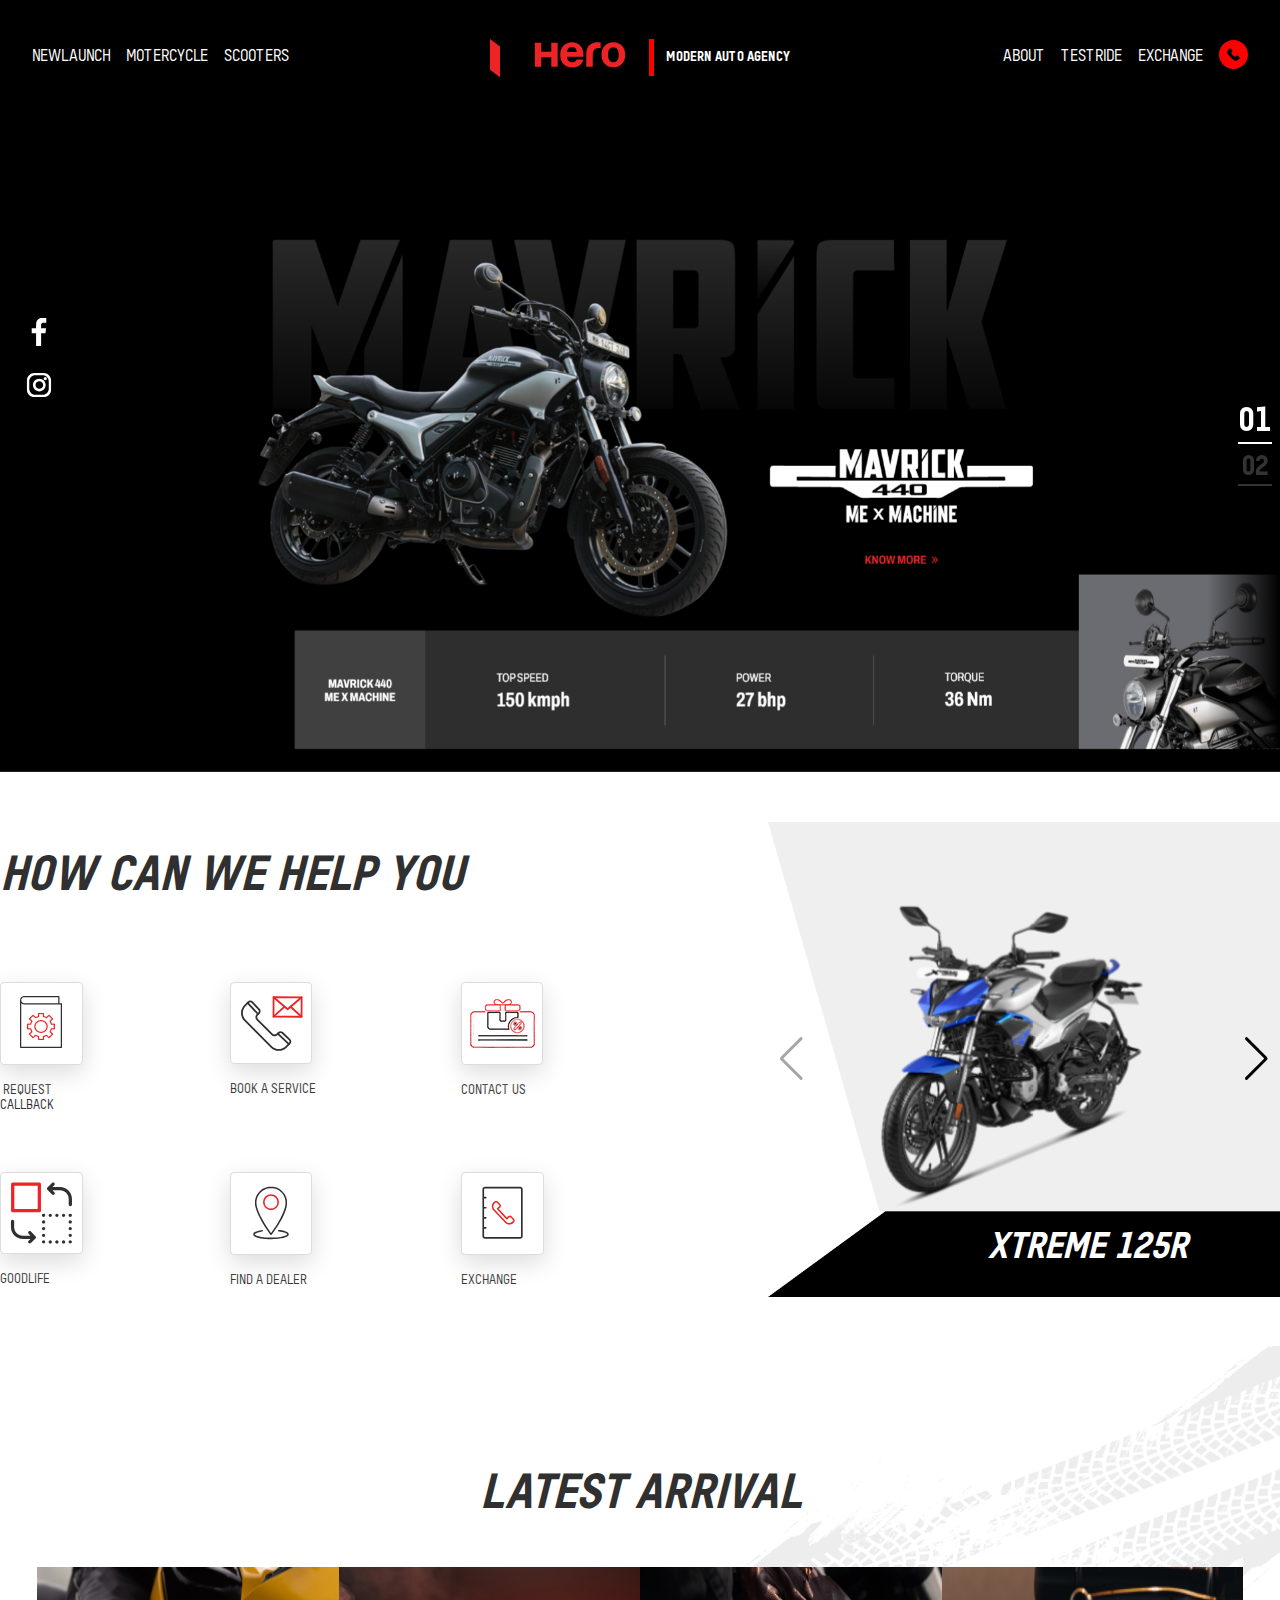
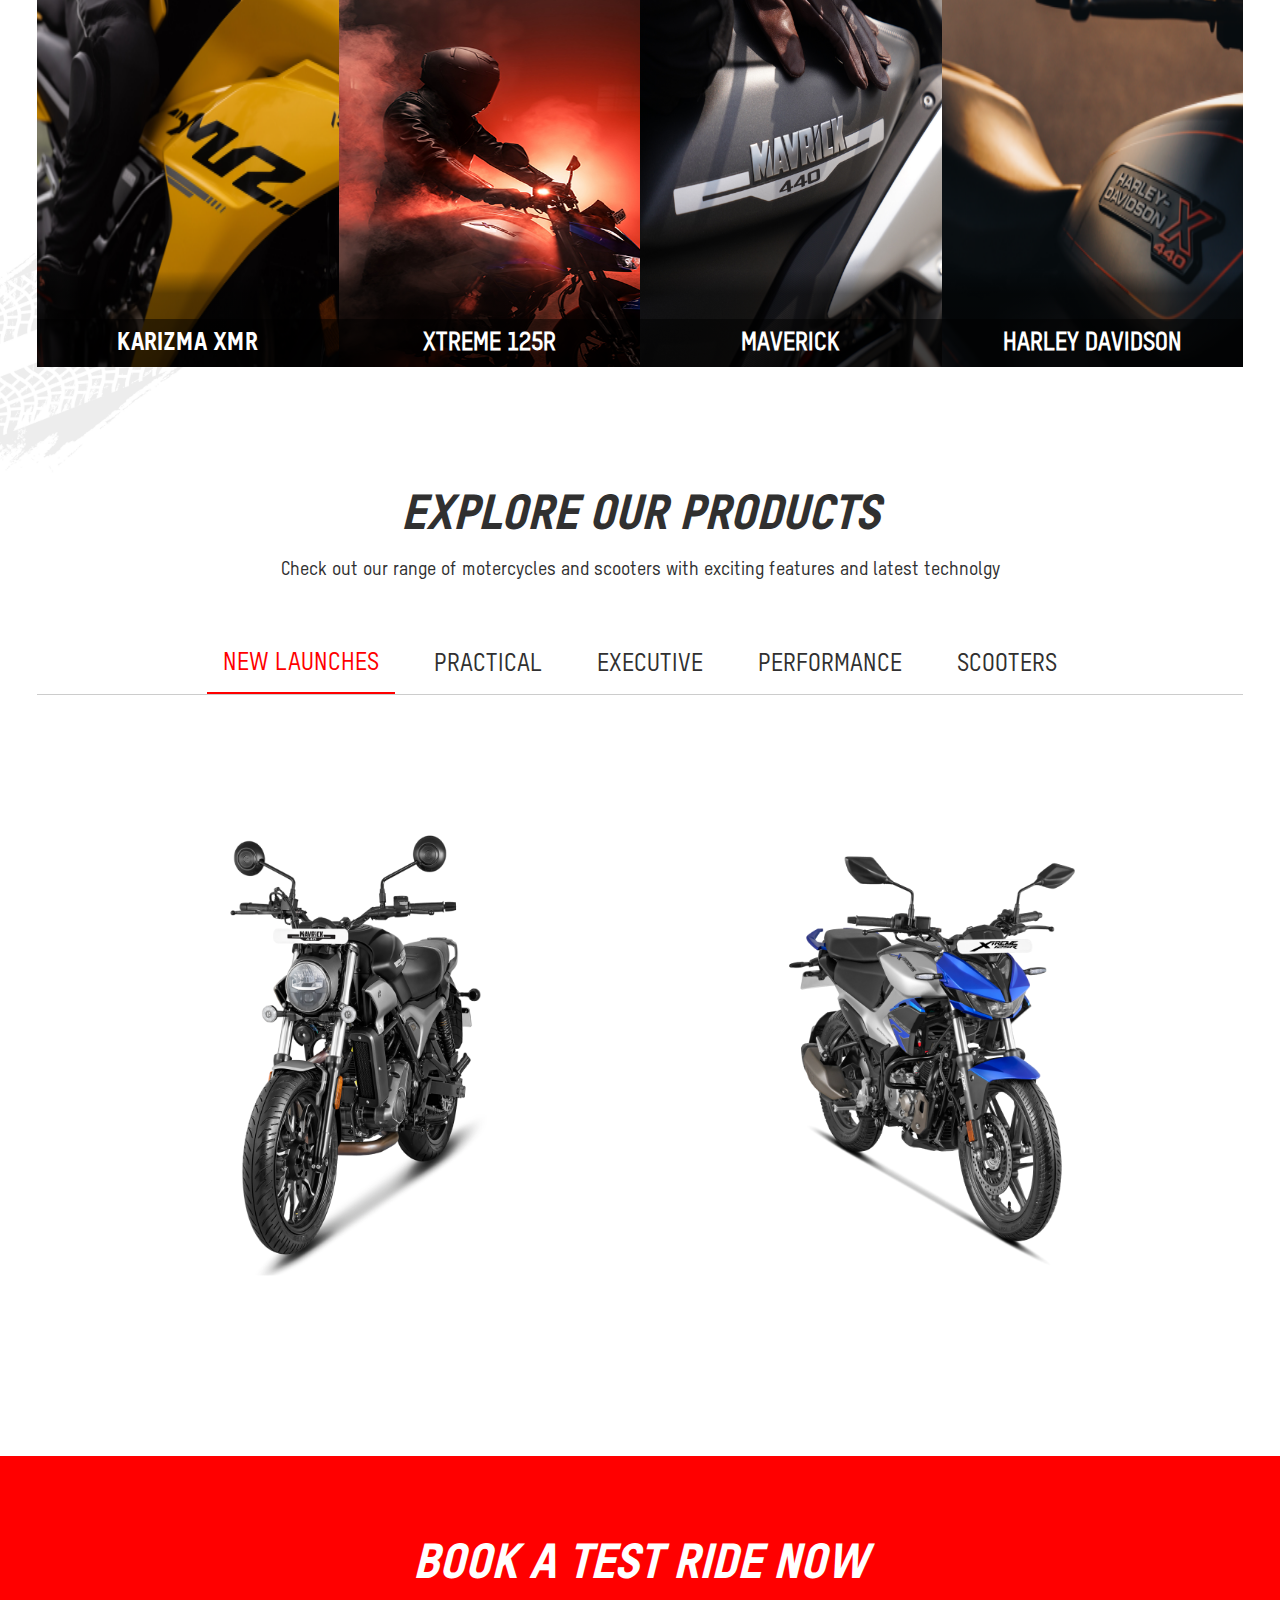
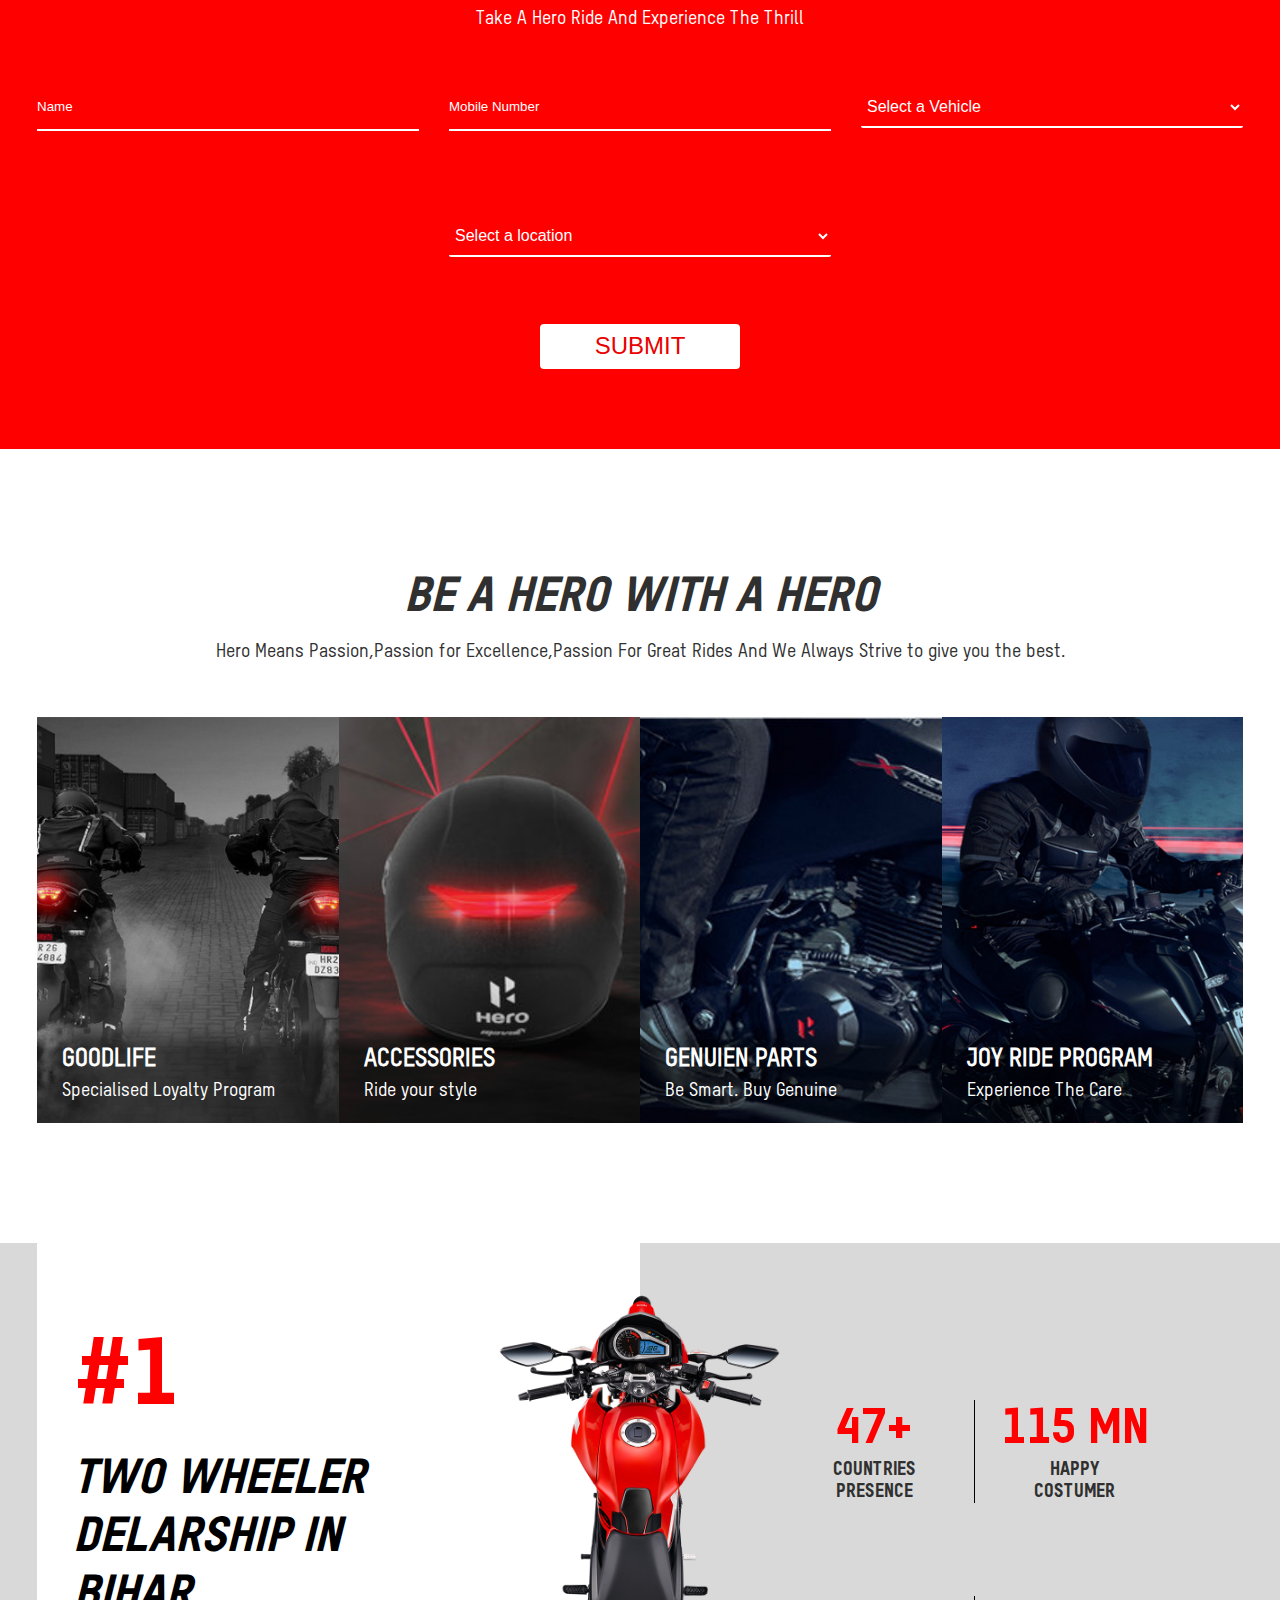
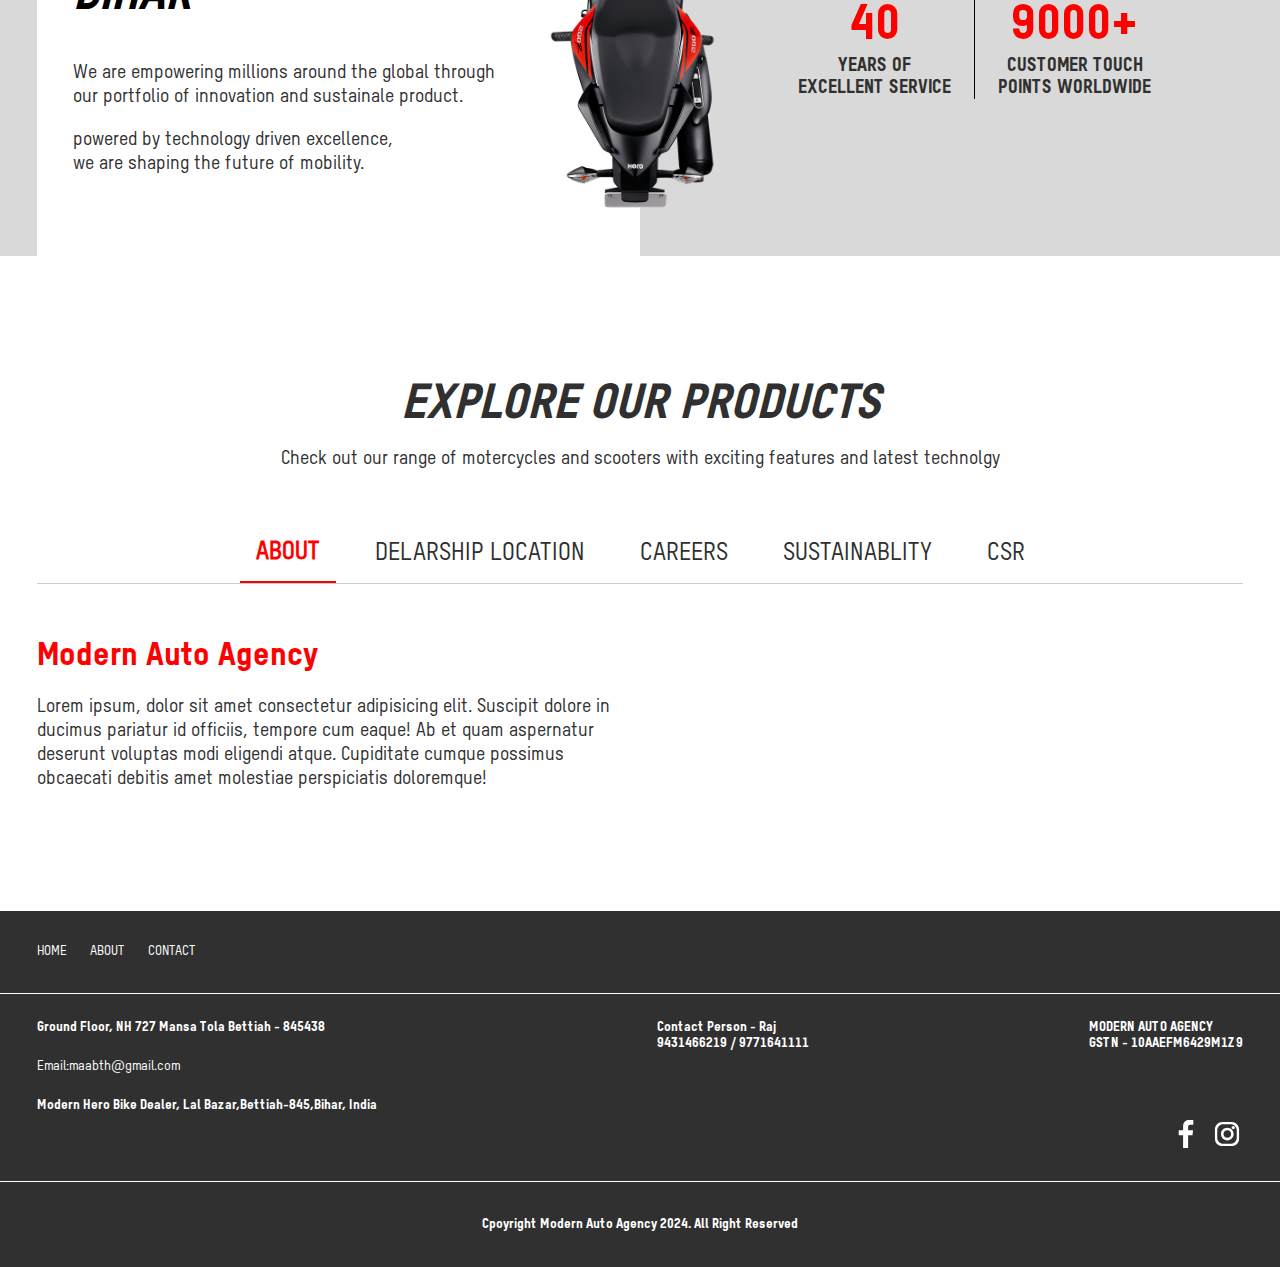
<file: index.html>
<!DOCTYPE html>
<html lang="en">

<head>
    <meta charset="UTF-8">
    <meta name="viewport" content="width=device-width, initial-scale=1.0">
    <link rel="stylesheet" href="https://cdnjs.cloudflare.com/ajax/libs/font-awesome/4.7.0/css/font-awesome.min.css">
    <link rel="canonical" href="https://maahero.com/index.html">
    <link rel="stylesheet" href="style.css">
    <link rel="stylesheet" href="https://cdn.jsdelivr.net/npm/swiper@11/swiper-bundle.min.css" />
    <link rel="shortcut icon" href="/Images/logo.svg" type="image/x-icon">
    <title>My Hero</title>

</head>

<body>

    <header>

        <div class="scriptlay">

            <a href="javascript:void(0);" class="icon" onclick="myFunction()">
                <i class="fa fa-bars"></i>
            </a>

            <div id="overlay"></div>
            <div class="headmiddle">
                <div class="headlogomob"><a href="https://maahero.com/index.html"><img src="/Images/logo.svg" alt="logo"><span>Modern Auto Agency</span></a></div>
            </div>
        </div>

        <div class="tophead">
            <div class="headfirst">
                <a href="#defaultOpen">NEWLAUNCH</a>
                <a href="#perfor"  onclick="document.getElementById('perfor').click();">MOTERCYCLE</a>
                <a href="#scoote" onclick="document.getElementById('scoote').click();">SCOOTERS</a>
            </div>
            <div class="headmiddle">
                <a href="https://maahero.com/index.html">
                    <div class="headlogo"><img src="/Images/logo.svg" alt="llogo"></div>
                    <div class="headtext"><span>MODERN AUTO AGENCY</span></div>
                </a>
            </div>
            <div class="headlast">
                <a href="https://maahero.com/pages/about.html">ABOUT</a>
                <a href="#test">TESTRIDE</a>
                <a href="https://maahero.com/pages/contact.html">EXCHANGE</a>
                <a class="headphone" href="tel:+91 9431466219">
                    <svg fill="red" version="1.1" id="Capa_1" xmlns="http://www.w3.org/2000/svg"
                        xmlns:xlink="http://www.w3.org/1999/xlink" viewBox="0 0 342.514 342.514" xml:space="preserve"
                        transform="rotate(270)matrix(1, 0, 0, 1, 0, 0)">
                        <g id="SVGRepo_bgCarrier" stroke-width="0"></g>
                        <g id="SVGRepo_tracerCarrier" stroke-linecap="round" stroke-linejoin="round"></g>
                        <g id="SVGRepo_iconCarrier">
                            <g>
                                <path
                                    d="M171.254,0C76.826,0,0,76.825,0,171.26c0,94.434,76.819,171.254,171.254,171.254c94.434,0,171.26-76.82,171.26-171.254 C342.514,76.825,265.682,0,171.254,0z M241.225,137.474l-18.76,18.777c-4.383,4.377-11.444,4.377-15.816,0l-6.737-6.731 c-0.606-0.609-1.351-0.937-2.132-1.147c-6.209-4.603-14.994-4.155-20.614,1.459l-27.322,27.322 c-5.632,5.62-6.083,14.417-1.465,20.614c0.21,0.781,0.544,1.52,1.138,2.132l6.752,6.737c4.359,4.371,4.371,11.445,0,15.805 l-18.771,18.783c-4.387,4.371-11.445,4.371-15.817,0l-13.478-13.487c-16.727-16.705-16.714-43.907,0-60.621l58.925-58.919 c16.715-16.708,43.91-16.708,60.622,0l13.475,13.472C245.596,126.046,245.596,133.111,241.225,137.474z">
                                </path>
                            </g>
                        </g>
                    </svg>
                </a>
            </div>
        </div>
    </header>


    <!-- foltingmediaicons -->
    <section id="floatingwidget" class="">
        <div class="floatwid">
            <!-- <span>
                <svg xmlns="http://www.w3.org/2000/svg" width="32" height="32" viewBox="0 0 32 32" fill="none">
                    <path
                        d="M11.8712 25.0361C20.2759 25.0361 24.8786 18.0685 24.8786 12.0287C24.8786 11.8286 24.8786 11.6285 24.8604 11.4466C25.7518 10.8099 26.534 9.99122 27.1344 9.08161C26.3157 9.44545 25.4243 9.68195 24.5147 9.80929C25.4607 9.24534 26.1884 8.35392 26.534 7.28058C25.6426 7.80816 24.6784 8.19019 23.6233 8.39031C22.7865 7.49889 21.604 6.95312 20.2941 6.95312C17.7654 6.95312 15.7279 9.00884 15.7279 11.5194C15.7279 11.8832 15.7643 12.2289 15.8371 12.5563C12.0349 12.3562 8.66935 10.537 6.41352 7.77177C6.01329 8.44488 5.79499 9.22714 5.79499 10.064C5.79499 11.6467 6.59544 13.0475 7.83251 13.8661C7.08663 13.848 6.37714 13.6296 5.7586 13.3022C5.7586 13.3204 5.7586 13.3386 5.7586 13.3568C5.7586 15.5762 7.34132 17.4136 9.43342 17.832C9.05138 17.9412 8.65115 17.9958 8.23274 17.9958C7.94166 17.9958 7.65059 17.9594 7.3777 17.9048C7.95985 19.724 9.65172 21.052 11.6529 21.0884C10.0701 22.3255 8.10539 23.0532 5.95872 23.0532C5.59487 23.0532 5.23103 23.035 4.86719 22.9804C6.88652 24.2902 9.28788 25.0361 11.8712 25.0361Z"
                        fill="white" />
                </svg>
            </span> -->
            <span>
                <svg xmlns="http://www.w3.org/2000/svg" width="32" height="32" viewBox="0 0 32 32" fill="none">
                    <path
                        d="M20.3435 6.73557H23.2907V2.07838H19.6159H18.8518C18.8518 2.07838 16.0684 2.00561 14.3037 4.31602C14.3037 4.31602 13.1031 5.46212 13.0849 8.79129V12.266H8.71875V17.1961H13.0849V29.9306H18.1241V17.1961H22.472L23.0724 12.266H18.1241V8.79129C18.1423 8.40925 18.306 6.69919 20.3435 6.73557Z"
                        fill="white" />
                </svg>
            </span>
            <span>
                <svg xmlns="http://www.w3.org/2000/svg" width="32" height="32" viewBox="0 0 32 32" fill="none">
                    <path
                        d="M20.6301 3.92969H11.3703C7.25885 3.92969 3.92969 7.25885 3.92969 11.3703V20.6301C3.92969 24.7415 7.25885 28.0707 11.3703 28.0707H20.6301C24.7415 28.0707 28.0707 24.7415 28.0707 20.6301V11.3703C28.0707 7.25885 24.7415 3.92969 20.6301 3.92969ZM25.7603 19.7387C25.7603 23.0496 23.0678 25.7421 19.7569 25.7421H12.2617C8.95072 25.7421 6.25828 23.0496 6.25828 19.7387V12.2617C6.25828 8.95072 8.95072 6.25828 12.2617 6.25828H19.7387C23.0496 6.25828 25.7421 8.95072 25.7421 12.2617V19.7387H25.7603Z"
                        fill="white" />
                    <path
                        d="M16.3204 9.67969C12.8093 9.67969 9.95312 12.5177 9.95312 16.0287C9.95312 19.5398 12.7911 22.3778 16.3204 22.3778C19.8315 22.3778 22.6694 19.5216 22.6694 16.0287C22.6876 12.5359 19.8315 9.67969 16.3204 9.67969ZM16.3204 19.8673C14.2101 19.8673 12.5 18.1572 12.5 16.0469C12.5 13.9367 14.2101 12.2266 16.3204 12.2266C18.4307 12.2266 20.1407 13.9367 20.1407 16.0469C20.1589 18.1572 18.4307 19.8673 16.3204 19.8673Z"
                        fill="white" />
                    <path
                        d="M23.871 9.58785C23.871 10.4793 23.1433 11.207 22.2519 11.207C21.3605 11.207 20.6328 10.4793 20.6328 9.58785C20.6328 8.69644 21.3605 7.96875 22.2519 7.96875C23.1433 7.96875 23.871 8.69644 23.871 9.58785Z"
                        fill="white" />
                </svg>
            </span>
        </div>
    </section>

    <!-- hero -->

    <div class="firsthero">
        <div class="swiper myheroSwiper">
            <div class="swiper-wrapper">
                <div class="swiper-slide">
                    <div class="hero">
                        <img src="/Images/banner 1.png" alt="">
                    </div>
                </div>
                <div class="swiper-slide">
                    <div class="hero">
                        <img src="/Images/banner 2.png" alt="">
                    </div>
                </div>
            </div>
            <!-- <div class="swiper-button-next"></div>
            <div class="swiper-button-prev"></div> -->
            <div class="swiper-pagination"></div>
        </div>
        <div class="motoinfo">
            <div class="motostyle">

                <div class="machinename MS">
                    <h4>MAVRIK440<BR>ME X MACHINE</h4>
                </div>
                <div class="machine MS ts">
                    <H4>TOP SPEED<br> <SPAN>150KMPH</SPAN></H4>
                </div>
                <div class="machine MS pow">
                    <H4>POWER<br> <SPAN>27BHP</SPAN></H4>
                </div>
                <div class="machine MS tqn">
                    <H4>TORQUE<br> <SPAN>36Nm</SPAN></H4>
                </div>
            </div>
            <div class="machine_img"><img src="/Images/sound-image-desktop-001.png" alt=""></div>

        </div>
    </div>

    <!-- how can we help you -->
    <div class="helpyou page-width">

        <div class="helpleft">
            <h2 class="helphdng">HOW CAN WE HELP YOU</h2>
            <div class="help-main-box quick-link-size6" id="quicklink">

                <div class="pta">
                    <a class="help-box" aa-data-attr="track_cta" href="#" data-toggle="modal"
                        data-target="#requestCallBack" style="" tabindex="0" aria-hidden="true">
                        <div class="help-icon-box">
                            <img loading="lazy" src="/Images/service resized image.png" alt="request callback">
                        </div>
                        <p class="help-icon-label h4-bold-heading-std">REQUEST <br>CALLBACK</p>
                    </a>
                </div>


                <div class="pta">

                    <a class="help-box" aa-data-attr="track_cta" href="#test" target="_self" style="" tabindex="-1"
                        aria-hidden="true">
                        <div class="help-icon-box">
                            <img loading="lazy" src="/Images/contact-us-icon.svg" alt="book-service">
                        </div>
                        <p class="help-icon-label h4-bold-heading-std">BOOK A SERVICE</p>
                    </a>
                </div>

                <div class="pta">

                    <a class="help-box" aa-data-attr="track_cta" href="https://maahero.com/pages/contact.html" target="_self" style="" tabindex="-1"
                        aria-hidden="true">
                        <div class="help-icon-box">
                            <img loading="lazy" src="/Images/goodlife icon revised.png" alt="contact us">
                        </div>
                        <p class="help-icon-label h4-bold-heading-std">CONTACT US</p>
                    </a>
                </div>

                <div class="pta">

                    <a class="help-box" aa-data-attr="track_cta" href="https://maahero.com/pages/contact.html" target="_self" style="" tabindex="-1"
                        aria-hidden="true">
                        <div class="help-icon-box">
                            <img loading="lazy" src="/Images/exchange_icon.svg" alt="good life">
                        </div>
                        <p class="help-icon-label h4-bold-heading-std">GOODLIFE</p>
                    </a>
                </div>

                <div class="pta">

                    <a class="help-box" aa-data-attr="track_cta" href="#aboutsec" target="_blank" style="" tabindex="-1"
                        aria-hidden="true">
                        <div class="help-icon-box">
                            <img loading="lazy" src="/Images/tab-delear-icon.svg" alt="find a dealer">
                        </div>
                        <p class="help-icon-label h4-bold-heading-std">FIND A DEALER</p>
                    </a>
                </div>

                <div class="pta">

                    <a class="help-box" aa-data-attr="track_cta" href="https://maahero.com/pages/contact.html" target="_self" style="" tabindex="-1"
                        aria-hidden="true">
                        <div class="help-icon-box">
                            <img loading="lazy" src="/Images/tab-request-callback-icon.svg">
                        </div>
                        <p class="help-icon-label h4-bold-heading-std">EXCHANGE</p>
                    </a>
                </div>

            </div>
        </div>
        <h2 class="rpos">XTREME 125R</h2>
        <div class="helpright">
            <div class="swiper mySwiper">
                <div class="swiper-wrapper">
                    <div class="swiper-slide">
                        <img src="/Images/xreme front.png" alt="">
                    </div>
                    <div class="swiper-slide">
                        <img src="/Images/xtreme.png" alt="">
                    </div>
                    <div class="swiper-slide">
                        <img src="/Images/xtreme.png" alt="">
                    </div>
                </div>
                <div class="swiper-button-next"></div>
                <div class="swiper-button-prev"></div>
            </div>
        </div>
    </div>

    <!-- NEW LAUNCHES -->
    <div id="launchsec" class="newlaunches  spacetopbottom">
        <h2>LATEST ARRIVAL</h2>
        <div class="launchimgttl d-flex page-width">

            <div class="dual_image">
                <div class="image col-md-12 col-xl-5">
                    <div class="image-container">
                        <img src="/Images/deskfront.png" alt="KARIZMA XMR" class="image">
                        <img src="/Images/karizma hover.jpg" alt="KARIZMA XMR" class="image hover-image">
                        <span  class="img-text" >
                            <h4 class="h3-bold-heading-std">KARIZMA XMR</h4>
                        </span>
                    </div>

                    <div class="image-container">
                        <img src="/Images/Xtreme125r-onhoverweb.jpg" alt="XTREME 125R" class="image">
                        <img src="/Images/xtreme hover.jpg" alt="XTREME 125R" class="image hover-image">
                        <a href="/" target="_self" class="img-text" aa-data-attr="track_cta">
                            <h4 class="h3-bold-heading-std">XTREME 125R</h4>
                        </a>
                    </div>

                    <div class="image-container">
                        <img src="/Images/Maverick_web_1.png" alt="MAVERICK" class="image">
                        <img src="/Images/mavrick hover.jpg" alt="MAVERICK" class="image hover-image">
                        <a href="#" target="_self" class="img-text" aa-data-attr="track_cta">
                            <h4 class="h3-bold-heading-std">MAVERICK</h4>
                        </a>
                    </div>

                    <div class="image-container">
                        <img src="/Images/01-Harley_Davidson_thumbnail.png" alt="MAVERICK" class="image">
                        <img src="/Images/harley hover.jpg" alt="MAVERICK" class="image hover-image">
                        <a href="#" target="_self" class="img-text" aa-data-attr="track_cta">
                            <h4 class="h3-bold-heading-std">HARLEY DAVIDSON</h4>
                        </a>
                    </div>
                </div>
            </div>

        </div>
    </div>

    <!-- EXPLORE PRODUCTS -->
    <div class="tabtexthero page-width spacetopbottom">
        <h2>EXPLORE OUR PRODUCTS</h2>
        <P>Check out our range of motercycles and scooters with exciting features and latest technolgy</P>
        <div class="tabhero">

            <div class="tab">
                <button  class="tablinks" onclick="openCity(event, 'newlaunches')" id="defaultOpen">NEW LAUNCHES</button>
                <button id="prac" class="tablinks" onclick="openCity(event, 'practical')">PRACTICAL</button>
                <button id="execut" class="tablinks" onclick="openCity(event, 'executive')">EXECUTIVE</button>
                <button id="perfor" class="tablinks" onclick="openCity(event, 'performance')">PERFORMANCE</button>
                <button id="scoote" class="tablinks" onclick="openCity(event, 'scooters')">SCOOTERS</button>
            </div>

            <div id="newlaunches" class="tabcontent">
                <div class="biketab">
                    <div class="herobikeimg"><img src="/Images/New_Launches_Maverick_web.png" alt="bike_images"
                            loading="lazy">
                        <p>Maverick</p>
                    </div>
                    <div class="herobikeimg scootransl"><img src="/Images/newlaunches_Xtreme-125R-Blue_web.png" alt="bike_images"
                            loading="lazy">
                        <p>Xtreme-125R</p>
                    </div>
                </div>
            </div>

            <div id="practical" class="tabcontent">
                <div class="biketab">
                    <div class="herobikeimg"><img src="/Images/newlaunches_HF-100-1 (1).png" alt="bike_images"
                            loading="lazy">
                        <p>SPLENDOR+</p>
                    </div>
                    <div class="herobikeimg"><img src="/Images/newlaunches_HF-Deluxe (1).png" alt="bike_images"
                            loading="lazy">
                        <p>SPLENDOR+ XTEC</p>
                    </div>

                    <div class="herobikeimg"><img src="/Images/newlaunches_splendor-plus-xtec-2-explore-web.png"
                            alt="bike_images" loading="lazy">
                        <p>SPLENDOR+ XTEC 2.0</p>
                    </div>


                    <div class="herobikeimg scootransl"><img src="/Images/new-launch-Splendor+ (1).png" alt="bike_images"
                            loading="lazy">
                        <p>HF DELUXE</p>
                    </div>
                    <div class="herobikeimg scootransl"><img src="/Images/newlaunch_splendor-Xtec (1).png" alt="bike_images"
                            loading="lazy">
                        <p>HF 100</p>
                    </div>
                </div>
            </div>

            <div id="executive" class="tabcontent">
                <div class="biketab">
                    <div class="herobikeimg scootransl"><img src="/Images/executive_glamour-new-website.png" alt="bike_images"
                            loading="lazy">
                        <p>GLAMOUR</p>
                    </div>
                    <div class="herobikeimg scootransl"><img src="/Images/executive_passion-xtec-web.png" alt="bike_images"
                            loading="lazy">
                        <p>PASSION XTEC</p>
                    </div>
                    <div class="herobikeimg scootransl"><img src="/Images/executive_super_splendor_xtec_desktop.png"
                            alt="bike_images" loading="lazy">
                        <p>SUPER SPLENDOR XTEC</p>
                    </div>
                    <div class="herobikeimg"><img src="/Images/executive_404 -  190-179 px.png" alt="bike_images"
                            loading="lazy">
                        <p>PASSION+</p>
                    </div>
                    <div class="herobikeimg"><img src="/Images/executive_passion_plus_desktop.png" alt="bike_images"
                            loading="lazy">
                        <p>SUPER SPLENDOR</p>
                    </div>
                    <div class="herobikeimg"><img src="/Images/executive_Updated-Glamour XTec (1).png" alt="bike_images"
                            loading="lazy">
                        <p>GLAMOUR XTEC</p>
                    </div>
                </div>
            </div>

            <div id="performance" class="tabcontent">
                <div class="biketab">
                    <div class="herobikeimg"><img src="/Images/performance_Xtreme 160R.png" alt="bike_images"
                            loading="lazy">
                        <p>XTREME 160R 4V</p>
                    </div>
                    <div class="herobikeimg"><img src="/Images/Xtreme160R4V_Performance_Desktop (1).png"
                            alt="bike_images" loading="lazy">
                        <p>XTREME 160R</p>
                    </div>
                    <div class="herobikeimg"><img src="/Images/performnce_Xtreme-200-SExploreourproductWeb.png"
                            alt="bike_images" loading="lazy">
                        <p>XTREME 200S 4V</p>
                    </div>
                    <div class="herobikeimg scootransl"><img src="/Images/Xtreme-125R-ExploreourproductWebPerformance.png"
                            alt="bike_images" loading="lazy">
                        <p>XTREME 125R</p>
                    </div>
                    <div class="herobikeimg scootransl"><img src="/Images/home_page_performance_1.png" alt="bike_images"
                            loading="lazy">
                        <p>XPULSE 200 4V</p>
                    </div>
                    <div class="herobikeimg scootransl"><img src="/Images/home_page_performance_desktop.png" alt="bike_images"
                            loading="lazy">
                        <p>XPULSE 200T 4V</p>
                    </div>
                </div>
            </div>

            <div id="scooters" class="tabcontent">
                <div class="biketab">
                    <div class="herobikeimg scootransl"><img src="/Images/scooter-destini-prime-web.png" alt="bike_images"
                            loading="lazy">
                        <p>DESTINI PRIME</p>
                    </div>
                    <div class="herobikeimg"><img src="/Images/scooter_desktop-explore-products-destini-1.png"
                            alt="bike_images" loading="lazy">
                        <p>PLEASURE+ XTEC 18</p>
                    </div>
                    <div class="herobikeimg"><img src="/Images/scooter_Xoom_-_332-311-px.png" alt="bike_images"
                            loading="lazy">
                        <p>XOOM</p>
                    </div>
                    <div class="herobikeimg scootransl"><img src="/Images/p18-scooters-section.png" alt="bike_images"
                            loading="lazy">
                        <P>DESTINI 125 XTECH</P>
                    </div>
                </div>
            </div>

        </div>
    </div>

    <!-- form -->

    <div class="herofield" id="test">
        <div class="contactform page-width inrspc">
            <h2>BOOK A TEST RIDE NOW</h2>
            <p>Take A Hero Ride And Experience The Thrill</p>
            <div class="container">
                <form action="#">
                    <div class="user__details">
                        <div class="input__box">
                            <!-- <span class="details">Full Name</span> -->
                            <input type="text" placeholder="Name" required>
                        </div>
                        <div class="input__box">
                            <!-- <span class="details">Phone Number</span> -->
                            <input type="tel" placeholder="Mobile Number" required>
                        </div>

                        <div class="input__box">
                            <!-- <span class="details">Full Name</span> -->
                            <select class="Vehicle-dropdwown" aria-label="Select Vehicle" required>
                                <option value="" disabled selected>Select a Vehicle</option>
                                <option value="Vehicle1">Xtreme 125R</option>
                                <option value="Vehicle2">Xtreme 160R</option>
                                <option value="Vehicle">
                                    XPulse 200T 4V
                                </option>
                                <option value="Vehicle">
                                    Xtreme 160R 4V

                                </option>
                                <option value="Vehicle">
                                    Xtreme 200S 4v

                                </option>
                                <option value="Vehicle">
                                    Xtreme 200S

                                </option>
                                <option value="Vehicle">
                                    XPulse 200 4V

                                </option>
                                <option value="Vehicle">
                                    Glamour XTEC

                                </option>
                                <option value="Vehicle">
                                    Passion XTEC

                                </option>
                                <option value="Vehicle">
                                    Super Splendor

                                </option>
                                <option value="Vehicle">
                                    Glamour

                                </option>
                                <option value="Vehicle">
                                    Glamour Canvas

                                </option>
                                <option value="Vehicle">
                                    Passion+

                                </option>
                                <option value="Vehicle">
                                    Splendor+

                                </option>
                                <option value="Vehicle">
                                    Splendor+ XTEC

                                </option>
                                <option value="Vehicle">
                                    HF Deluxe

                                </option>
                                <option value="Vehicle">
                                    HF 100

                                </option>
                                <option value="Vehicle">
                                    XOOM

                                </option>
                                <option value="Vehicle">
                                    Pleasure+ XTEC

                                </option>
                                <option value="Vehicle">
                                    Destini 125 XTEC

                                </option>
                                <option value="Vehicle">
                                    Destini Prime

                                </option>
                                <option value="Vehicle">
                                    Maestro Edge 125

                                </option>
                                <option value="Vehicle">
                                    Maestro Edge 110

                                </option>
                                <option value="Vehicle">
                                    Super Splendor XTEC

                                </option>
                                </select>
                        </div>

                        <div class="input__box">
                            <!-- <span class="details">Location</span> -->
                            <select class="location-dropdown" aria-label="Select location" required>
                                <option value="" disabled selected>Select a location</option>
                                <option value="location1">Modern Hero Bike Dealer, Lal Bazar,Bettiah-845,Bihar, India
                                </option>
                                <option value="location2">Ground Floor, NH 727 Mansa Tola Bettiah - 845438</option>
                                <!-- Add more locations as needed -->
                            </select>
                        </div>

                    </div>

                    <div class="button">
                        <input type="submit" value="Submit">
                    </div>
                </form>
            </div>

        </div>
    </div>

    <!-- NEW LAUNCHES -->
    <div class="beahero  spacetopbottom">
        <h2>BE A HERO WITH A HERO</h2>
        <p class="beaherop">Hero Means Passion,Passion for Excellence,Passion For Great Rides And We Always Strive to
            give you the best.
        </p>
        <div class="launchimgttl d-flex page-width">

            <div class="tileteaser image col-md-12 col-xl-5">

                <div class="tile-teaser " style="background-image: url(/Images/hero14.png);height:406px;">
                    <a href="#" target="_self" class="img-text " aa-data-attr="track_cta">
                        <h4 class="h3-bold-heading-std">GOODLIFE</h4>
                        <div class="d-flex justify-content-between launchpara">
                            <p class="launchparap">Specialised Loyalty Program</p>

                        </div>
                    </a>
                </div>

            </div>

            <div class="tileteaser image col-md-12 col-xl-5">

                <div class="tile-teaser " style="background-image: url(/Images/hero16.png);height:406px;">
                    <a href="#" target="_self" class="img-text " aa-data-attr="track_cta">
                        <h4 class="h3-bold-heading-std">ACCESSORIES</h4>
                        <div class="d-flex justify-content-between launchpara">
                            <p class="launchparap">Ride your style</p>

                        </div>
                    </a>
                </div>

            </div>

            <div class="tileteaser image col-md-12 col-xl-5">

                <div class="tile-teaser " style="background-image: url(/Images/hero15.png);height:406px;">
                    <a href="#" target="_self" class="img-text " aa-data-attr="track_cta">
                        <h4 class="h3-bold-heading-std">GENUIEN PARTS</h4>
                        <div class="d-flex justify-content-between launchpara">
                            <p class="launchparap">Be Smart. Buy Genuine</p>

                        </div>
                    </a>
                </div>

            </div>

            <div class="tileteaser image col-md-12 col-xl-5">

                <div class="tile-teaser "
                    style="background-image: url(/Images/hero17.png);height:406px;">
                    <a href="#" target="_self" class="img-text " aa-data-attr="track_cta">
                        <h4 class="h3-bold-heading-std">JOY RIDE PROGRAM</h4>
                        <div class="d-flex justify-content-between launchpara">
                            <p class="launchparap">Experience The Care</p>

                        </div>
                    </a>
                </div>

            </div>

        </div>
    </div>

    <!-- Dealership -->

    <div class="dealership">
        <div class="dealcon page-width ">

            <div class="dealbike inrspc">
                <div class="ttltxt">
                    <h1>#1</h1>
                    <h3>TWO WHEELER<br> DELARSHIP IN<br> BIHAR</h3>
                    <P>We are empowering millions around the global through our portfolio of innovation and sustainale
                        product.</P><br>
                    <p>powered by technology driven excellence, <br> we are shaping the future of mobility.</p>
                </div>
                <div class="motoimg">
                    <img src="/Images/pngwing.com.png" alt="red bike" loading="lazy">
                </div>
            </div>

            <div class="dealnumber inrspc">
                <div class="gridlayout">

                    <div class="gridtop">
                        <div class="rollnumber bordside">
                            <span class="stylmile">47+</span>
                            <span class="rolltxt">COUNTRIES <br> PRESENCE</span>
                        </div>
                        <div class="rollnumber bordside">
                            <span class="stylmile">40</span>
                            <span class="rolltxt">YEARS OF <br> EXCELLENT SERVICE</span>
                        </div>
                    </div>

                    <div class="gridbtm">
                        <div class="rollnumber">
                            <span class="stylmile">115 MN</span>
                            <span class="rolltxt">HAPPY <br> COSTUMER</span>
                        </div>
                        <div class="rollnumber">
                            <span class="stylmile">9000+</span>
                            <span class="rolltxt">CUSTOMER TOUCH<br>POINTS WORLDWIDE</span>
                        </div>
                    </div>

                </div>
            </div>
        </div>
    </div>

    <!-- about -->

    <div class="tabtexthero page-width spacetopbottom" id="aboutsec">
        <h2>EXPLORE OUR PRODUCTS</h2>
        <P>Check out our range of motercycles and scooters with exciting features and latest technolgy</P>
        <div class="tabhero">

            <div class="tabbtm">
                <button class="tablinksbtm" onclick="openCitybtm(event, 'about')" id="defaultOpen2">ABOUT</button>
                <button class="tablinksbtm" onclick="openCitybtm(event, 'location')">DELARSHIP LOCATION</button>
                <button class="tablinksbtm" onclick="openCitybtm(event, 'carrer')">CAREERS</button>
                <button class="tablinksbtm">SUSTAINABLITY</button>
                <button class="tablinksbtm">CSR</button>
            </div>

            <div id="about" class="tabcontentbtm">
                <div class="abouttabcon">
                    <div class="abouttxt">
                        <h3>Modern Auto Agency</h3>
                        <p>Lorem ipsum, dolor sit amet consectetur adipisicing elit. Suscipit dolore in ducimus pariatur
                            id officiis, tempore cum eaque! Ab et quam aspernatur deserunt voluptas modi eligendi atque.
                            Cupiditate cumque possimus obcaecati debitis amet molestiae perspiciatis doloremque!</p>
                    </div>
                    <div class="aboutbikeimg"><img src="/Images/WhatsApp Image 2024-06-17 at 15.04.55_35d4304b.jpg"
                            alt="bike_images" loading="lazy"></div>

                </div>
            </div>

            <div id="location" class="tabcontentbtm">
                <div class="abouttabcon">
                    <div class="abouttxt">
                        <h3>Modern Auto Agency</h3>
                        <p><span><svg fill="#ff0000" version="1.1" id="Capa_1" xmlns="http://www.w3.org/2000/svg"
                                    xmlns:xlink="http://www.w3.org/1999/xlink" viewBox="0 0 395.71 395.71"
                                    xml:space="preserve" stroke="#ff0000">
                                    <g id="SVGRepo_bgCarrier" stroke-width="0"></g>
                                    <g id="SVGRepo_tracerCarrier" stroke-linecap="round" stroke-linejoin="round">
                                    </g>
                                    <g id="SVGRepo_iconCarrier">
                                        <g>
                                            <path
                                                d="M197.849,0C122.131,0,60.531,61.609,60.531,137.329c0,72.887,124.591,243.177,129.896,250.388l4.951,6.738 c0.579,0.792,1.501,1.255,2.471,1.255c0.985,0,1.901-0.463,2.486-1.255l4.948-6.738c5.308-7.211,129.896-177.501,129.896-250.388 C335.179,61.609,273.569,0,197.849,0z M197.849,88.138c27.13,0,49.191,22.062,49.191,49.191c0,27.115-22.062,49.191-49.191,49.191 c-27.114,0-49.191-22.076-49.191-49.191C148.658,110.2,170.734,88.138,197.849,88.138z">
                                            </path>
                                        </g>
                                    </g>
                                </svg>
                            </span><span> Ground Floor, NH 727 Mansa Tola Bettiah - 845438 </span></p>
                        <br>
                        <p><span><svg fill="#ff0000" version="1.1" id="Capa_1" xmlns="http://www.w3.org/2000/svg"
                                    xmlns:xlink="http://www.w3.org/1999/xlink" viewBox="0 0 395.71 395.71"
                                    xml:space="preserve" stroke="#ff0000">
                                    <g id="SVGRepo_bgCarrier" stroke-width="0"></g>
                                    <g id="SVGRepo_tracerCarrier" stroke-linecap="round" stroke-linejoin="round">
                                    </g>
                                    <g id="SVGRepo_iconCarrier">
                                        <g>
                                            <path
                                                d="M197.849,0C122.131,0,60.531,61.609,60.531,137.329c0,72.887,124.591,243.177,129.896,250.388l4.951,6.738 c0.579,0.792,1.501,1.255,2.471,1.255c0.985,0,1.901-0.463,2.486-1.255l4.948-6.738c5.308-7.211,129.896-177.501,129.896-250.388 C335.179,61.609,273.569,0,197.849,0z M197.849,88.138c27.13,0,49.191,22.062,49.191,49.191c0,27.115-22.062,49.191-49.191,49.191 c-27.114,0-49.191-22.076-49.191-49.191C148.658,110.2,170.734,88.138,197.849,88.138z">
                                            </path>
                                        </g>
                                    </g>
                                </svg></span> <span> Modern Hero Bike Dealer, Lal Bazar,Bettiah-845,Bihar, India
                            </span></p>
                    </div>
                    <div class="aboutbikeimg">
                        <iframe
                            src="https://www.google.com/maps/embed?pb=!1m14!1m8!1m3!1d14245.108449816322!2d84.5065072!3d26.7993037!3m2!1i1024!2i768!4f13.1!3m3!1m2!1s0x39936ebb75ec3af5%3A0x75b31678e40cc9d6!2sModern%20Automotive%20-%20Heromotocorp!5e0!3m2!1sen!2sin!4v1719479762624!5m2!1sen!2sin"
                            width="600" height="450" style="border:0;" allowfullscreen="" loading="lazy"
                            referrerpolicy="no-referrer-when-downgrade"></iframe>
                    </div>

                </div>
            </div>

            <div id="carrer" class="tabcontentbtm">
                <div class="abouttabcon">
                    <div class="abouttxt">
                        <h3>Modern Auto Agency</h3>
                        <p>Email: maabth@gmail.com</p>
                    </div>
                    <div class="aboutbikeimg"><img src="/Images/WhatsApp Image 2024-06-17 at 15.04.55_35d4304b.jpg"
                            alt="bike_images" loading="lazy"></div>

                </div>
            </div>

            <div id="sustainability" class="tabcontentbtm">
                <div class="abouttabcon">
                    <div class="abouttxt">
                        <h3>Modern Auto Agency</h3>
                        <p>Lorem ipsum, dolor sit amet consectetur adipisicing elit. Suscipit dolore in ducimus pariatur
                            id officiis, tempore cum eaque! Ab et quam aspernatur deserunt voluptas modi eligendi atque.
                            Cupiditate cumque possimus obcaecati debitis amet molestiae perspiciatis doloremque!</p>
                    </div>
                    <div class="aboutbikeimg"><img src="/Images/WhatsApp Image 2024-06-17 at 15.04.55_35d4304b.jpg"
                            alt="bike_images" loading="lazy"></div>

                </div>
            </div>

            <div id="csr" class="tabcontentbtm">
                <div class="abouttabcon">
                    <div class="abouttxt">
                        <h3>Modern Auto Agency</h3>
                        <p>Lorem ipsum, dolor sit amet consectetur adipisicing elit. Suscipit dolore in ducimus pariatur
                            id officiis, tempore cum eaque! Ab et quam aspernatur deserunt voluptas modi eligendi atque.
                            Cupiditate cumque possimus obcaecati debitis amet molestiae perspiciatis doloremque!</p>
                    </div>
                    <div class="aboutbikeimg"><img src="/Images/WhatsApp Image 2024-06-17 at 15.04.55_35d4304b.jpg"
                            alt="bike_images" loading="lazy"></div>

                </div>
            </div>

        </div>
    </div>

    <!-- Footer -->

    <footer>
        <div class="footbottom">
            <div class="footmen ">
                <div class="page-width foone">
                    <span><a href="https://maahero.com/index.html">HOME</a></span>
                    <span><a href="https://maahero.com/pages/about.html">ABOUT</a></span>
                    <span><a href="https://maahero.com/pages/contact.html">CONTACT</a></span>
                </div>
            </div>
            <div class="footmen  footmenborsty">
                <div class="page-width fotwo">
                    <div class="centerinfo address"><span>Ground Floor, NH 727 Mansa Tola Bettiah - 845438
                        </span>
                        <span><a href="mailto: maabth@gmail.com">Email:maabth@gmail.com</a></span>
                        <span>Modern Hero Bike Dealer, Lal Bazar,Bettiah-845,Bihar, India </span>
                    </div>
                    <div class="centerinfo"><span>Contact Person - Raj<br>9431466219 / 9771641111</span></div>
                    <div class="centerinfo">
                        <span>MODERN AUTO AGENCY <br> GSTN - 10AAEFM6429M1Z9</span>
                        <div class="sociallink">
                            <!-- <span>
                                <svg xmlns="http://www.w3.org/2000/svg" width="32" height="32" viewBox="0 0 32 32"
                                    fill="none">
                                    <path
                                        d="M11.8712 25.0361C20.2759 25.0361 24.8786 18.0685 24.8786 12.0287C24.8786 11.8286 24.8786 11.6285 24.8604 11.4466C25.7518 10.8099 26.534 9.99122 27.1344 9.08161C26.3157 9.44545 25.4243 9.68195 24.5147 9.80929C25.4607 9.24534 26.1884 8.35392 26.534 7.28058C25.6426 7.80816 24.6784 8.19019 23.6233 8.39031C22.7865 7.49889 21.604 6.95312 20.2941 6.95312C17.7654 6.95312 15.7279 9.00884 15.7279 11.5194C15.7279 11.8832 15.7643 12.2289 15.8371 12.5563C12.0349 12.3562 8.66935 10.537 6.41352 7.77177C6.01329 8.44488 5.79499 9.22714 5.79499 10.064C5.79499 11.6467 6.59544 13.0475 7.83251 13.8661C7.08663 13.848 6.37714 13.6296 5.7586 13.3022C5.7586 13.3204 5.7586 13.3386 5.7586 13.3568C5.7586 15.5762 7.34132 17.4136 9.43342 17.832C9.05138 17.9412 8.65115 17.9958 8.23274 17.9958C7.94166 17.9958 7.65059 17.9594 7.3777 17.9048C7.95985 19.724 9.65172 21.052 11.6529 21.0884C10.0701 22.3255 8.10539 23.0532 5.95872 23.0532C5.59487 23.0532 5.23103 23.035 4.86719 22.9804C6.88652 24.2902 9.28788 25.0361 11.8712 25.0361Z"
                                        fill="white" />
                                </svg>
                            </span> -->
                            <span>
                                <svg xmlns="http://www.w3.org/2000/svg" width="32" height="32" viewBox="0 0 32 32"
                                    fill="none">
                                    <path
                                        d="M20.3435 6.73557H23.2907V2.07838H19.6159H18.8518C18.8518 2.07838 16.0684 2.00561 14.3037 4.31602C14.3037 4.31602 13.1031 5.46212 13.0849 8.79129V12.266H8.71875V17.1961H13.0849V29.9306H18.1241V17.1961H22.472L23.0724 12.266H18.1241V8.79129C18.1423 8.40925 18.306 6.69919 20.3435 6.73557Z"
                                        fill="white" />
                                </svg>
                            </span>
                            <span>
                                <svg xmlns="http://www.w3.org/2000/svg" width="32" height="32" viewBox="0 0 32 32"
                                    fill="none">
                                    <path
                                        d="M20.6301 3.92969H11.3703C7.25885 3.92969 3.92969 7.25885 3.92969 11.3703V20.6301C3.92969 24.7415 7.25885 28.0707 11.3703 28.0707H20.6301C24.7415 28.0707 28.0707 24.7415 28.0707 20.6301V11.3703C28.0707 7.25885 24.7415 3.92969 20.6301 3.92969ZM25.7603 19.7387C25.7603 23.0496 23.0678 25.7421 19.7569 25.7421H12.2617C8.95072 25.7421 6.25828 23.0496 6.25828 19.7387V12.2617C6.25828 8.95072 8.95072 6.25828 12.2617 6.25828H19.7387C23.0496 6.25828 25.7421 8.95072 25.7421 12.2617V19.7387H25.7603Z"
                                        fill="white" />
                                    <path
                                        d="M16.3204 9.67969C12.8093 9.67969 9.95312 12.5177 9.95312 16.0287C9.95312 19.5398 12.7911 22.3778 16.3204 22.3778C19.8315 22.3778 22.6694 19.5216 22.6694 16.0287C22.6876 12.5359 19.8315 9.67969 16.3204 9.67969ZM16.3204 19.8673C14.2101 19.8673 12.5 18.1572 12.5 16.0469C12.5 13.9367 14.2101 12.2266 16.3204 12.2266C18.4307 12.2266 20.1407 13.9367 20.1407 16.0469C20.1589 18.1572 18.4307 19.8673 16.3204 19.8673Z"
                                        fill="white" />
                                    <path
                                        d="M23.871 9.58785C23.871 10.4793 23.1433 11.207 22.2519 11.207C21.3605 11.207 20.6328 10.4793 20.6328 9.58785C20.6328 8.69644 21.3605 7.96875 22.2519 7.96875C23.1433 7.96875 23.871 8.69644 23.871 9.58785Z"
                                        fill="white" />
                                </svg>
                            </span>
                        </div>
                    </div>
                </div>
            </div>
            <div class="footmen ">
                <div class="page-width fothre">
                    <!-- <div class="botfoot">
                        <span>Privacy Policy</span><span>Desclaimer</span><span>Terms of Use</span><span>Rules &
                            Regulations</span><span>Data Colletion Contract</span><span>Sitemap</span>
                    </div> -->
                    <div class="lastspan"><span class="righttxt">Cpoyright Modern Auto Agency 2024. All Right
                            Reserved</span></div>
                </div>
            </div>
        </div>
    </footer>

    <script>

        function openCity(evt, cityName) {
            var i, tabcontent, tablinks;
            tabcontent = document.getElementsByClassName("tabcontent");
            for (i = 0; i < tabcontent.length; i++) {
                tabcontent[i].style.display = "none";
            }
            tablinks = document.getElementsByClassName("tablinks");
            for (i = 0; i < tablinks.length; i++) {
                tablinks[i].className = tablinks[i].className.replace(" active", "");
            }
            document.getElementById(cityName).style.display = "block";
            evt.currentTarget.className += " active";
        }

        function openCitybtm(evt, cityName) {
            var i, tabcontentbtm, tablinksbtm;
            tabcontentbtm = document.getElementsByClassName("tabcontentbtm");
            for (i = 0; i < tabcontentbtm.length; i++) {
                tabcontentbtm[i].style.display = "none";
            }
            tablinksbtm = document.getElementsByClassName("tablinksbtm");
            for (i = 0; i < tablinksbtm.length; i++) {
                tablinksbtm[i].className = tablinksbtm[i].className.replace(" activebtm", "");
            }
            document.getElementById(cityName).style.display = "block";
            evt.currentTarget.className += " activebtm";
        }
        document.getElementById("defaultOpen").click();
        document.getElementById("defaultOpen2").click();

    </script>

    <!-- Swiper JS -->
    <script src="https://cdn.jsdelivr.net/npm/swiper@11/swiper-bundle.min.js"></script>

    <!-- Initialize Swiper -->
    <script>
        var swiper = new Swiper(".mySwiper", {
            navigation: {
                nextEl: ".swiper-button-next",
                prevEl: ".swiper-button-prev",
            },
            autoplay: {
                delay: 2500,
                disableOnInteraction: false,
            },
        });
    </script>

    <script>
        var heroswiper = new Swiper(".myheroSwiper", {
            direction: "vertical",
            pagination: {
                el: ".swiper-pagination",
                clickable: true,
                renderBullet: function (index, className) {
                    return '<span class="' + className + '">' + '0' + (index + 1) + "</span>";
                },
                autoplay: {
                    delay: 2500,
                },
            },
        });
    </script>


    <script>
        function myFunction() {
            var x = document.querySelector(".tophead");
            if (x.style.display === "flex") {
                x.style.display = "none";
                document.getElementById("overlay").style.display = "none";
            } else {
                x.style.display = "flex";
                document.getElementById("overlay").style.display = "block";
            }
        }
    </script>

</body>

</html>
</file>
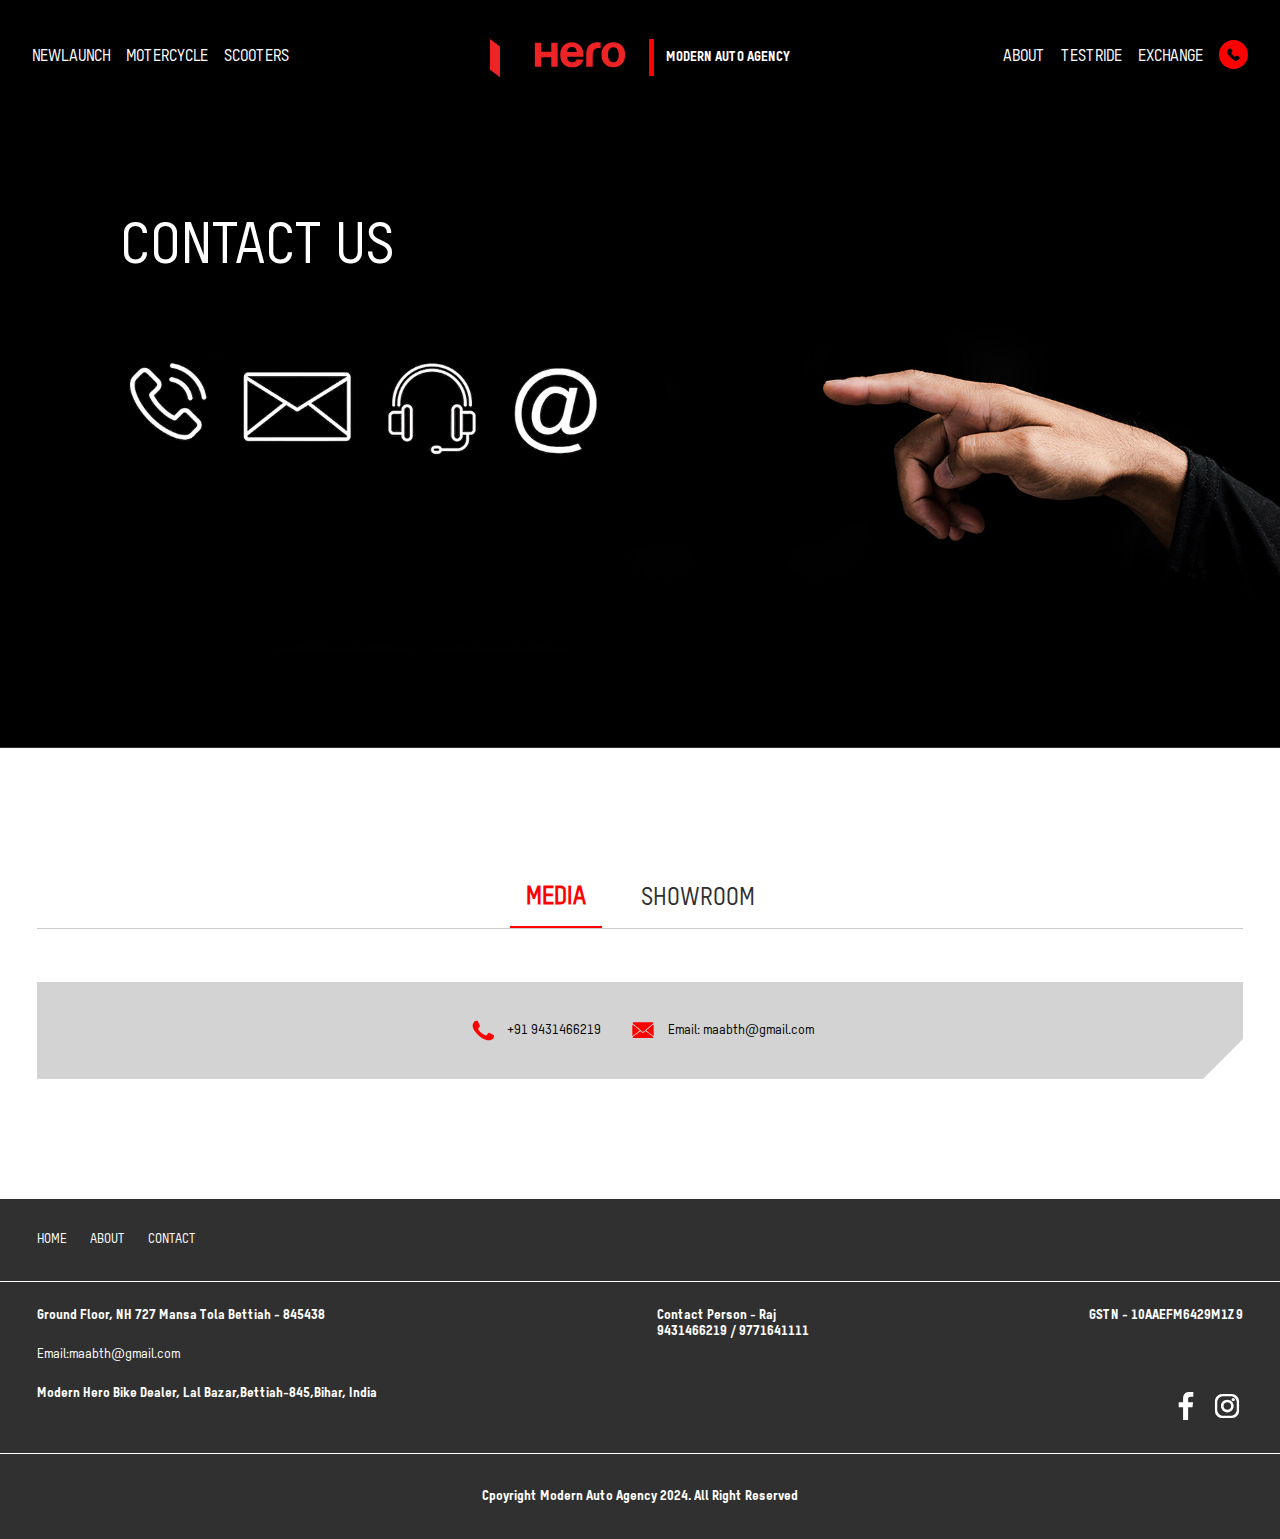
<file: pages/contact.html>
<!DOCTYPE html>
<html lang="en">

<head>
    <meta charset="UTF-8">
    <meta name="viewport" content="width=device-width, initial-scale=1.0">
    <link rel="shortcut icon" href="/Images/logo.svg" type="image/x-icon">
    <link rel="canonical" href="https://maahero.com/pages/contact.html">
    <link rel="stylesheet" href="https://cdnjs.cloudflare.com/ajax/libs/font-awesome/4.7.0/css/font-awesome.min.css">
    <link rel="stylesheet" href="/style.css">
    <title>Contact Us</title>
</head>

<body>

    <script src="/pages/custom.js"></script>
    <custom-header></custom-header>
    <div class="contactus">
        <div class=" spacetopbottom">
            <div class="ban">
                <img class="deskcon" src="/Images/CONTACT.png" alt="">
                <img class="mobcon" src="/Images/contactus-mobile-banner.png" alt="">
                <div class="con-text">
                    <p>CONTACT US</p>
                </div>
            </div>


        </div>

        <div class="tabtexthero page-width contacttab spacetopbottom">
            <div class="tabhero">

                <div class="tabbtm">
                    <button class="tablinkscon" onclick="openCitycon(event, 'media')" id="defaultOpencon">Media</button>
                    <button class="tablinkscon" onclick="openCitycon(event, 'showroom')">showroom</button>
                </div>

                <div id="media" class="tabcontentcon">
                    <div class="abouttabcon">
                        <div class="abouttxt">
                            <p>
                                <span>
                                    <a href="tel:+91 9431466219 ">
                                        <svg xmlns="http://www.w3.org/2000/svg" width="32" height="33"
                                            viewBox="0 0 32 33" fill="none">
                                            <g id="Frame 1410115614">
                                                <path id="Vector" fill-rule="evenodd" clip-rule="evenodd"
                                                    d="M26.9276 20.6575C26.3984 20.4 23.8197 19.1505 23.3387 18.9788C22.8576 18.7976 22.5016 18.7213 22.1552 19.2363C21.8088 19.7514 20.7889 20.9151 20.4906 21.2489C20.1827 21.5923 19.8844 21.64 19.3456 21.3824C18.826 21.1249 17.1326 20.5908 15.1216 18.8167C13.5725 17.4527 12.5045 15.7645 12.2062 15.2494C11.9079 14.7343 12.1774 14.4577 12.4371 14.2002C12.6777 13.9617 12.9567 13.5898 13.2261 13.2941C13.2935 13.2082 13.3608 13.1224 13.4186 13.0461C13.5437 12.8553 13.6303 12.6741 13.7457 12.4261C13.9285 12.0827 13.8323 11.7775 13.7072 11.52C13.5725 11.2625 12.5237 8.71577 12.0811 7.68565C11.6578 6.65553 11.2152 6.83675 10.9073 6.83675C10.5994 6.83675 10.253 6.78906 9.90661 6.78906C9.56023 6.78906 8.98292 6.9226 8.50183 7.43766C8.02074 7.95272 6.66406 9.20221 6.66406 11.7489C6.66406 12.3498 6.7699 12.9412 6.93347 13.5039C7.46267 15.3257 8.60767 16.8232 8.80973 17.0807C9.06951 17.4146 12.4371 22.8036 17.7676 24.8829C23.1077 26.9432 23.1077 26.2564 24.0699 26.161C25.0321 26.0847 27.1778 24.9211 27.6107 23.7097C28.0533 22.5079 28.0533 21.4778 27.9186 21.2584C27.7839 21.0486 27.4375 20.9246 26.918 20.6575H26.9276Z"
                                                    fill="#FF0000" />
                                            </g>
                                        </svg>

                                        +91 9431466219
                                    </a>

                                </span>

                                <span>

                                    <a href="mailto:maabth@gmail.com">
                                        <svg xmlns="http://www.w3.org/2000/svg" width="32" height="33"
                                            viewBox="0 0 32 33" fill="none">
                                            <g id="Frame 1410115616">
                                                <g id="Black">
                                                    <path id="Vector"
                                                        d="M6.50803 8.2242C6.25387 8.3117 5.99137 8.4867 5.79137 8.69503C5.62053 8.8742 5.5622 9.12003 5.6497 9.2992C5.68303 9.36587 6.68303 10.245 7.98303 11.3534C10.7414 13.6909 13.5122 16.0659 14.6372 17.0492C15.0914 17.4492 15.5414 17.8117 15.6372 17.8534C15.8872 17.9659 16.1539 17.9534 16.408 17.82C16.5247 17.7534 17.0372 17.3367 17.5455 16.8909C18.708 15.87 21.0747 13.845 24.008 11.3534C25.308 10.245 26.308 9.36587 26.3414 9.2992C26.4289 9.12003 26.3705 8.8742 26.1997 8.69503C25.9914 8.48253 25.733 8.3117 25.4664 8.22003C25.2372 8.14087 25.033 8.14087 15.9789 8.14503C7.07887 8.14503 6.71637 8.1492 6.50803 8.2242Z"
                                                        fill="#FF0000" />
                                                    <path id="Vector_2"
                                                        d="M5.5651 10.7668C5.51927 10.7918 5.44844 10.8502 5.41094 10.9002C5.34427 10.9835 5.33594 11.3252 5.33594 16.246V21.5002L5.44427 21.6293C5.5651 21.7752 5.76094 21.8252 5.93177 21.7627C6.2526 21.6377 12.2776 17.1418 12.5026 16.8543C12.6026 16.7252 12.6109 16.5002 12.5193 16.3502C12.4484 16.2335 6.1776 10.8752 5.99844 10.7752C5.8776 10.7085 5.6776 10.7043 5.5651 10.7668Z"
                                                        fill="#FF0000" />
                                                    <path id="Vector_3"
                                                        d="M25.9552 10.8127C25.7385 10.9627 19.8469 15.9877 19.6219 16.2168C19.451 16.3877 19.4219 16.4418 19.4219 16.5835C19.4219 16.6835 19.4552 16.7877 19.5052 16.8543C19.7302 17.1418 25.7552 21.6377 26.076 21.7627C26.2469 21.8252 26.4427 21.7752 26.5635 21.6293L26.6719 21.5002V16.246C26.6719 11.3252 26.6635 10.9835 26.5969 10.9002C26.4344 10.696 26.1802 10.6627 25.9552 10.8127Z"
                                                        fill="#FF0000" />
                                                    <path id="Vector_4"
                                                        d="M13.274 17.3755C13.2074 17.4089 12.7657 17.7422 12.2949 18.113C11.1199 19.038 9.76987 20.0464 7.60737 21.613C5.60737 23.0672 5.60737 23.0672 5.70321 23.3922C5.76154 23.5922 6.01987 23.8214 6.36987 23.988L6.64487 24.1172H15.999H25.3532L25.6282 23.988C26.1699 23.7297 26.4074 23.4005 26.2782 23.088C26.2282 22.9714 26.0532 22.8255 25.3907 22.3464C22.9824 20.6089 21.0824 19.1964 19.7115 18.1172C19.2324 17.7422 18.7824 17.4047 18.7074 17.3672C18.4949 17.2589 18.3282 17.313 17.9865 17.613C17.149 18.338 16.9657 18.488 16.8157 18.563C16.3699 18.788 15.8824 18.8255 15.4365 18.663C15.0907 18.538 14.974 18.4547 14.3324 17.8839C13.674 17.3005 13.5324 17.2339 13.274 17.3755Z"
                                                        fill="#FF0000" />
                                                </g>
                                            </g>
                                        </svg>
                                        Email: maabth@gmail.com</a>

                                </span>

                            </p>
                        </div>

                    </div>
                </div>

                <div id="showroom" class="tabcontentcon">
                    <div class="abouttabcon">
                        <div class="abouttxt">
                            <h3>Modern Auto Agency</h3>
                            <p><span><svg fill="#ff0000" version="1.1" id="Capa_1" xmlns="http://www.w3.org/2000/svg"
                                        xmlns:xlink="http://www.w3.org/1999/xlink" viewBox="0 0 395.71 395.71"
                                        xml:space="preserve" stroke="#ff0000">
                                        <g id="SVGRepo_bgCarrier" stroke-width="0"></g>
                                        <g id="SVGRepo_tracerCarrier" stroke-linecap="round" stroke-linejoin="round">
                                        </g>
                                        <g id="SVGRepo_iconCarrier">
                                            <g>
                                                <path
                                                    d="M197.849,0C122.131,0,60.531,61.609,60.531,137.329c0,72.887,124.591,243.177,129.896,250.388l4.951,6.738 c0.579,0.792,1.501,1.255,2.471,1.255c0.985,0,1.901-0.463,2.486-1.255l4.948-6.738c5.308-7.211,129.896-177.501,129.896-250.388 C335.179,61.609,273.569,0,197.849,0z M197.849,88.138c27.13,0,49.191,22.062,49.191,49.191c0,27.115-22.062,49.191-49.191,49.191 c-27.114,0-49.191-22.076-49.191-49.191C148.658,110.2,170.734,88.138,197.849,88.138z">
                                                </path>
                                            </g>
                                        </g>
                                    </svg>
                                </span><span> Ground Floor, NH 727 Mansa Tola Bettiah - 845438 </span></p>
                            <br>
                            <p><span><svg fill="#ff0000" version="1.1" id="Capa_1" xmlns="http://www.w3.org/2000/svg"
                                        xmlns:xlink="http://www.w3.org/1999/xlink" viewBox="0 0 395.71 395.71"
                                        xml:space="preserve" stroke="#ff0000">
                                        <g id="SVGRepo_bgCarrier" stroke-width="0"></g>
                                        <g id="SVGRepo_tracerCarrier" stroke-linecap="round" stroke-linejoin="round">
                                        </g>
                                        <g id="SVGRepo_iconCarrier">
                                            <g>
                                                <path
                                                    d="M197.849,0C122.131,0,60.531,61.609,60.531,137.329c0,72.887,124.591,243.177,129.896,250.388l4.951,6.738 c0.579,0.792,1.501,1.255,2.471,1.255c0.985,0,1.901-0.463,2.486-1.255l4.948-6.738c5.308-7.211,129.896-177.501,129.896-250.388 C335.179,61.609,273.569,0,197.849,0z M197.849,88.138c27.13,0,49.191,22.062,49.191,49.191c0,27.115-22.062,49.191-49.191,49.191 c-27.114,0-49.191-22.076-49.191-49.191C148.658,110.2,170.734,88.138,197.849,88.138z">
                                                </path>
                                            </g>
                                        </g>
                                    </svg></span> <span> Modern Hero Bike Dealer, Lal Bazar,Bettiah-845,Bihar, India
                                </span></p>
                        </div>
                        <div class="aboutbikeimg">
                            <iframe
                                src="https://www.google.com/maps/embed?pb=!1m14!1m8!1m3!1d14245.108449816322!2d84.5065072!3d26.7993037!3m2!1i1024!2i768!4f13.1!3m3!1m2!1s0x39936ebb75ec3af5%3A0x75b31678e40cc9d6!2sModern%20Automotive%20-%20Heromotocorp!5e0!3m2!1sen!2sin!4v1719479762624!5m2!1sen!2sin"
                                width="600" height="450" style="border:0;" allowfullscreen="" loading="lazy"
                                referrerpolicy="no-referrer-when-downgrade"></iframe>
                        </div>

                    </div>
                </div>

                <div id="carrer" class="tabcontentcon">
                    <div class="abouttabcon">
                        <div class="abouttxt">
                            <h3>Modern Auto Agency</h3>
                            <p> <a href="mailto:maabth@gmail.com">Email:maabth@gmail.com</a></p>
                        </div>
                        <div class="aboutbikeimg"><img src="/Images/WhatsApp Image 2024-06-17 at 15.04.55_35d4304b.jpg"
                                alt="bike_images" loading="lazy"></div>

                    </div>
                </div>

            </div>
        </div>
    </div>

    <custom-section></custom-section>

    <script>
        function openCitycon(evt, cityName) {
            var i, tabcontentcon, tablinkscon;
            tabcontentcon = document.getElementsByClassName("tabcontentcon");
            for (i = 0; i < tabcontentcon.length; i++) {
                tabcontentcon[i].style.display = "none";
            }
            tablinkscon = document.getElementsByClassName("tablinkscon");
            for (i = 0; i < tablinkscon.length; i++) {
                tablinkscon[i].className = tablinkscon[i].className.replace(" activecon", "");
            }
            document.getElementById(cityName).style.display = "block";
            evt.currentTarget.className += " activecon";
        }
        document.getElementById("defaultOpencon").click();
    </script>
</body>

</html>
</file>
<file: style.css>
* {
    margin: 0;
    padding: 0;
}

html {
    scroll-behavior: smooth;
}

body {
    font-size: 100%;
    font-family: 'tstar-heavy', sans-serif;
}

@font-face {
    font-family: 'tstar-heavy';
    src: url('/font/TStarProHeavy.ttf') format('truetype');
    font-weight: normal;
    font-style: normal;
}


@font-face {
    font-family: 'tstar-medium';
    src: url('/font/TStarProMedium.ttf') format('truetype');
    font-weight: normal;
    font-style: normal;
}


/* @keyframes textclip {
0% {
    background-position: 200% center;
}

100% {
    background-position: 0 center;
}
}

header a:first-child{
    background: linear-gradient(to right, red 5%, black 50%);
    background-size: 200% auto;
    -webkit-background-clip: text;
    -webkit-text-fill-color: transparent;
    animation: textclip 1.5s linear infinite;
} */

#floatingwidget {
    width: fit-content;
    position: fixed;
    top: 33%;
    left: 0%;
    z-index: 9;
}

.floatwid a svg {
    width: 49px;
    height: 49px;
    background: #fff;
    border-radius: 50%;
}

.floatwid {
    display: flex;
    flex-direction: column;
    gap: 16px;
    background: #000;
    padding: 19px 23px;
}

/* .floatwid:hover {
    background-color: #f7fafa;
} */

.floatwid:focus {
    border-color: #008296;
    box-shadow: rgba(213, 217, 217, .5) 0 2px 5px 0;
    outline: 0;
}

.headphone {
    width: 29px;
}

div,
section,
span,
ul,
li,
a,
header {
    box-sizing: border-box;
}

img {
    width: 100%;
    height: inherit;
}

h1 {
    font-size: 4.26vw;
}

h2 {
    font-family: 'tstar-heavy';
    FONT-STYLE: italic;
    font-size: 48px;
    font-weight: 900;
    text-align: center;
    color: #303030;
}

h3 {
    font-family: 'tstar-heavy';
    font-size: 1.765vw;
    margin-bottom: 20px;
}

h4 {
    margin-bottom: 20px;
    font-size: 24px !important;
    line-height: 1.2 !important;
}

p {
    font-family: 'tstar-medium';
    font-size: 18px !important;
    line-height: 24px !important;
    color: #303030;
    text-align: center;
}

span {
    font-size: 1.029vw;

}

a {
    font-family: 'tstar-medium';
    text-decoration: none;
}

footer a {
    text-decoration: none;
    color: #fff;
}

.swiper {
    width: 100%;
    height: 100%;
}

/* .swiper-button-next:after, .swiper-button-prev:after{
    color: #fff;
} */

.firsthero .swiper {
    height: 656px;
}

.swiper-slide img {
    display: block;
    width: 100%;
    height: 100%;
    object-fit: cover;
}

.helpright .swiper-slide img {
    object-fit: contain;
}

.swiper-pagination-bullet {
    font-size: 28px;
    color: #FFF;
    width: 100% !important;
    height: auto !important;
    background: transparent !important;
    margin: 16px 0;
}

.swiper-pagination-bullet::after {
    content: " ";
    width: inherit;
    height: 2px;
    display: block;
    background: #fff;
}

.swiper-pagination-bullet-active {
    color: #fff;
    font-size: 33PX;
    width: 100% !important;
    height: auto !important;
}

.headlogo {
    WIDTH: 136px;
}

/* hero */

.firsthero {
    position: relative;
    background: #000;
}

.MS h4 {
    font-size: 13PX !important;
    text-align: center;
    display: flex;
    flex-direction: column;
    gap: 6px;
    margin-bottom: 0 !important;
}

.headfirst,
.headlast {
    display: flex;
    gap: 16px;
    align-items: center;
}

.MS span {
    font-size: 19PX;
    font-weight: 600;
    text-align: center;
}

header {
    background-color: #000;
}

header a {
    text-decoration: none;
    color: #fff;
}

.tophead {
    display: flex;
    justify-content: space-between;
    align-items: center;
    padding: 32px 32px 32px 32px;
}

.motoinfo {
    width: 100%;
    display: none;
    align-items: flex-end;
    justify-content: flex-end;
    POSITION: absolute;
    BOTTOM: 1px;
    Z-INDEX: 3;
}

.ts {
    /* margin: 39px 0 !important; */
    /* padding: 0 39px !important; */
    border-right: 1px solid #fff;
}

.pow {
    margin: 19px 0 !important;
    /* padding: 13px 39px !important; */
    border-right: 1px solid #fff;
}


.tqn {
    /* padding: 13px 39px !important;   */
}

.machinename {
    background-color: #303030;
    padding: 39px;
    color: #fff;

}

.machine_img {
    width: 270px;
    background: #737171;
}

.machine {
    /* margin: 39px; */
    color: #fff;
    height: 70px;
    padding: 0 53px;
    display: flex;
    justify-content: center;
    align-items: center;
}

.motostyle {
    display: flex;
    align-items: center;
    background: #4f4e4e;
    justify-content: flex-end;
    width: max-content;
    height: fit-content;
}

.spacetopbottommar {
    margin-bottom: 60px;
}

.page-width {
    max-width: 1236px;
    width: 100%;
    padding-right: 15px !important;
    padding-left: 15px !important;
    margin-right: auto;
    margin-left: auto;
}

.tab,
.tabbtm {
    overflow: hidden;
    border-bottom: 1px solid #ccc;
    gap: 23px;
    text-align: center;
    display: flex;
    justify-content: center;
}

.tab button,
.tabbtm button {
    background-color: inherit;
    float: left;
    font-family: 'tstar-medium';
    border: none;
    text-transform: uppercase;
    color: #303030;
    padding: 0 6px 0 6px;
    font-size: 24px;
    white-space: nowrap;
    outline: none;
    cursor: pointer;
    padding: 14px 16px;
    transition: 0.3s;
}

.tab button.active {
    color: red;
    border-bottom: 2px solid red;
}

.tabbtm button.activebtm,
.tabbtm button.activecon {
    color: red;
    font-weight: 600;
    border-bottom: 2px solid red;
}

.tabcontent,
.tabcontentbm {
    display: none;
    padding: 6px 12px;
    border-top: none;
}

.tabcontent,
.tabcontentbtm {
    animation: fadeEffect 1s;
    padding-top: 73px;
}

.tabtexthero p {
    margin-bottom: 43px;
}

.biketab {
    display: flex;
}

.tabtexthero h2,
.tabtexthero p {
    text-align: center;
}

.tabtexthero h2 {
    margin-bottom: 13px;
}

.tabtexthero p {
    margin-bottom: 53px;
}

@keyframes fadeEffect {
    from {
        opacity: 0;
    }

    to {
        opacity: 1;
    }
}


.tile-teaser {
    /* border-radius: 10px; */
    background-size: cover;
    color: #fff;
}

.tile-teaser .img-text {
    width: 100%;
    padding: 10px 20px 20px 25px;
    cursor: unset;
    display: flex;
    flex-direction: column;
    justify-content: end;
    height: 100%;
    position: relative;
    z-index: 1;
}

.tile-teaser .img-text::before {
    content: "";
    position: absolute;
    bottom: 0;
    left: 0;
    z-index: -1;
    width: 100%;
    height: 96px;
    background: linear-gradient(180deg, rgba(0, 0, 0, 0) 0, rgba(0, 0, 0, 0.898958) 23.23%, #000 100%);
    opacity: .5;
}

.image-container {
    position: relative;
    width: 300px;
    /* Adjust the width as needed */
    height: 200px;
    /* Adjust the height as needed */
}

.image {
    /* position: absolute; */
    width: 100%;
    height: 100%;
    transition: opacity 0.5s, transform 0.5s;
    background-repeat: no-repeat;
    background-size: cover;
}

.hover-image {
    opacity: 0;
    transform: translateX(0);
}

.dual_image .image-container:hover .hover-image {
    opacity: 1;
    transform: translateX(20px);
}

.dual_image .image-container:hover .image:not(.hover-image) {
    opacity: 0;
    transform: translateX(-20px);
}

.dual_image .img-text::before {
    content: "";
    position: absolute;
    bottom: 0;
    left: 0;
    z-index: -1;
    width: 100%;
    height: 96px;
    background: linear-gradient(180deg, rgba(0, 0, 0, 0) 0, rgba(0, 0, 0, 0.898958) 23.23%, #000 100%);
    opacity: .5;
}

.dual_image .image {
    display: flex;
    width: 100%;
    /* height: 406px; */
}

.dual_image .image-container {
    position: relative;
    width: 100%;
    height: 400px;
    /* Keep the height consistent */
    overflow: hidden;
    /* Hide overflow to ensure images don't go outside the container */
}

.dual_image .image-container img {
    position: absolute;
    top: 0;
    left: 0;
    width: 100%;
    height: 100%;
    transition: transform 0.5s ease-in-out, opacity 0.5s ease-in-out;
}

.dual_image .image-container .hover-image {
    opacity: 0;
    transform: translateX(100%);
}

.dual_image .image-container:hover .hover-image {
    opacity: 1;
    transform: translateX(0);
    /* Ensure hover image moves into view */
}

.dual_image .image-container:hover img:not(.hover-image) {
    opacity: 0;
    transform: translateX(-100%);
    /* Move the original image completely out of view */
}

.dual_image .img-text {
    position: relative;
    width: 100%;
    cursor: unset;
    height: 100%;
    z-index: 1;
    display: block;
    color: white;
    text-decoration: none;
    text-align: center;
    margin-top: 0;
}

.dual_image h4 {
    margin: 0;
    padding: 10px;
    background: rgba(0, 0, 0, 0.5);
    position: absolute;
    bottom: 0;
    left: 0;
    right: 0;
}

.dual_image {
    width: 100%;
}

.h3-bold-heading-std {
    color: #fff;
}

.launchimgttl .h3-bold-heading-std {
    line-height: 0.2px !important;
}

.dual_image .h3-bold-heading-std {
    line-height: 1.2 !important;
}

.launchimgttl.d-flex {
    display: flex;
    width: 100%;
    /* gap: 17px; */
    justify-content: center;
    align-items: center;
}

.newlaunches {
    background-image: url('/Images/tyremarks.png');
    background-position: center;
    background-repeat: no-repeat;
    background-size: cover;
    padding-top: 120px;
}

.spacetopbottom {
    padding-bottom: 120px;
}

.tileteaser {
    width: 333px;
}

.newlaunches h2 {
    margin-bottom: 43px;
}

.launchparap {
    text-align: left;
    color: #fff;
}

/* form */

.inrspc {
    padding: 80px 0;
}


.herofield {
    background: red;
    margin-bottom: 120px;
}

/* container and form */

.container .title {
    font-size: 25px;
    font-weight: 500;
    position: relative;
}

.container .title::before {
    content: "";
    position: absolute;
    height: 3.5px;
    width: 30px;
    background: linear-gradient(135deg, var(--main-blue), var(--main-purple));
    left: 0;
    bottom: 0;
}

.container form .user__details {
    display: flex;
    flex-wrap: wrap;
    align-items: center;
    justify-content: center;
    gap: 30px;
    margin: 20px 0 12px 0;
}

/* inside the form user details */
form .user__details .input__box {
    width: calc(100% / 3 - 20px);
    margin-bottom: 55px;
}

.user__details .input__box .details {
    font-weight: 500;
    margin-bottom: 5px;
    display: block;
}

.user__details .input__box input {
    height: 45px;
    width: 100%;
    outline: none;
    background: transparent;
    border: none;
    border-bottom: 2px solid white;
    transition: all 0.3s ease;
}

form input[type="radio"] {
    display: none;
}

/* submit button */
form .button {
    height: 45px;
    margin: 0;
    display: flex;
    justify-content: center;
}

form .button input {
    border-radius: 4px;
    border: 0;
    color: #ea0000;
    background-color: #fff;
    font-size: 24px;
    width: 200px;
    text-transform: uppercase;
}


/* select::after{
    content: url("/Images/dropdown-icon-select.svg");
  position: absolute;
  right: 10px;
  bottom: 8px;
  z-index: 1;
  pointer-events: none;
} */

/* form .button input:hover {
    background: black;
    color: #fff;
} */

.input__box select {
    width: 100%;
    padding: 10px;
    border: 1px solid #ccc;
    border-radius: 8px;
    font-size: 16px;
    background-color: #fff;
    color: #333;
}

.input__box select:invalid {
    color: gray;
    /* Show placeholder text in gray color */
}

.input__box select option[value=""][disabled] {
    display: none;
    /* Hide the empty option in the dropdown */
}

::placeholder {
    color: #fff;
    opacity: 1;
    /* Firefox */
}

::-ms-input-placeholder {
    /* Edge 12 -18 */
    color: #fff;
}


.contactform h2,
.contactform p {
    color: #fff;
}

.contactform h2 {
    margin-bottom: 13px;
}

.contactform p {
    margin-bottom: 53px;
}

.headlogomob,
.icon {
    display: none;
}

@media only screen and (max-width: 584px) {
    .tophead {
        display: none;
        z-index: 6;

        position: absolute;
        top: 6%;
        background: #000;
        width: 100%;
        padding: 32px;
    }

    .tophead,
    .headfirst,
    .headlast {
        flex-direction: column;
        width: 100%;
    }

    .icon,
    .headlogomob {
        display: block;
    }

    .headlogo {
        display: none;
    }

    .container {
        max-width: 100%;
    }

    form .user__details .input__box {
        margin-bottom: 15px;
        width: 100%;
    }

    form .gender__details .category {
        width: 100%;
    }

    .user__details::-webkit-scrollbar {
        width: 0;
    }
}

/* be a hero */

.beahero h2 {
    margin-bottom: 13px;

}

.beaherop {
    margin-bottom: 53px;
}

/* about */
.abouttabcon {
    width: 100%;
    display: flex;
    justify-content: center;
    align-items: center;
}

.abouttxt,
.aboutbikeimg {
    width: 50%;
}

.abouttxt p {
    text-align: left;
}

.abouttxt h3 {
    color: red;
    font-size: 32px;
}

#about,
#media,
#showroom {
    padding-top: 53px;
}

/* dealership */

.dealership {
    background: #d9d9d9;
    margin-bottom: 120px;
}


.dealcon {
    display: flex;
    width: 100%;
    justify-content: center;
    align-items: center;
}

.stylmile {
    font-family: 'tstar-heavy';
    font-size: 49px;
    font-weight: 900;
    color: red;
}

.bordside {
    border-right: 1px solid black;
}

.gridlayout {
    display: flex;
    gap: 23px;
    padding-left: 89px;
}

.gridtop,
.gridbtm {
    display: flex;
    flex-direction: column;
    gap: 93px;
}

.rollnumber {
    display: flex;
    flex-direction: column;
    justify-content: center;
    align-items: center;
    padding-right: 23px;
}

.rolltxt {
    font-size: 18px;
    font-weight: 400;
    color: #303030;
    text-align: center;
}

.motoimg {
    width: 286px;
    position: absolute;
    top: 46px;
    right: -142px;
}

.ttltxt p {
    text-align: left;
}

.dealbike {
    width: 50%;
    background: #fff;
    padding-left: 36px;
    padding-right: 136px;
    position: relative;
}

.dealnumber {
    width: 50%;
    display: flex;
    justify-content: center;
}

.ttltxt h3 {
    font-size: 48px;
    margin-bottom: 36px;
    font-style: italic;
    margin-top: 16px;
}

.ttltxt h1 {
    color: red;
    font-size: 93px;
}

/* how can we help you */


.helpright {
    width: 40%;
}

.helpleft {
    width: 60%;
}

.help-main-box {
    width: 100%;
    display: flex;
    flex-wrap: wrap;
}

.help-box {
    /* width: auto; */
    margin-bottom: 58px;
    margin-right: 0;
    width: 100%;
    display: flex;
    flex-direction: column;

}

.pta {
    width: 30%;
}

.help-icon-box {
    width: max-content;
    height: auto;
    background: #fff;
    border-radius: 4px;
    border: 1px solid #dddcdc;
    box-shadow: 0 8px 24px #dddcdc;
    display: flex;
    justify-content: center;
    align-items: center;
    position: relative;
}

.help-box p {
    margin-top: 18px;
    text-align: center;
    width: fit-content;
    font-size: 13px !important;
    line-height: 1.2 !important;
}

.helpright {
    background-image: url('/Images/bike-bg.png');
    background-position: center;
    background-repeat: no-repeat;
    background-size: contain;
}




.helpyou {
    display: flex;
    position: relative;
}

.helphdng {
    text-align: left;
    margin: 76px 0;
}

.rpos {
    position: absolute;
    right: 93px;
    bottom: 76px;
    color: #fff;
    font-size: 36px;
}


.swiper-button-next,
.swiper-button-prev {
    color: #000 !important;
}

/* footer */

footer {
    background: #303030;
}

.address {
    gap: 23px !important;
}

.address a {
    text-decoration: none;
    color: #fff;
}

footer span {
    color: #fff;
}

.foone {
    padding: 33px 0;
    display: flex;
    gap: 23px;
    justify-content: flex-start;
    align-items: center;
}

.centerinfo {
    display: flex;
    flex-direction: column;
    gap: 66px;
}

.fothre {
    padding: 33px 0;
    display: flex;
    justify-content: space-between;
    text-align: center;
    align-items: center;
}

.fothre span {
    padding-right: 9px;
    padding-left: 9px;
    border-right: 1px solid #fff;
}

.lastspan{
    width: 100%;
}

.fotwo {
    display: flex;
    padding: 26px 0;
    display: flex;
    justify-content: space-between;
}


.footmenborsty {
    border-top: 1px solid #fff;
    border-bottom: 1px solid #fff;
}

.righttxt,
.botfoot span:last-child {
    border-right: unset !important;
}

.sociallink {
    display: flex;
    gap: 9px;
    justify-content: flex-end;
}

header a:hover {
    text-decoration: underline;
    text-decoration-color: red;
    /* font-size: 12px; */
    font-weight: 300;
}

.headtext span {
    font-family: 'tstar-heavy';

    color: #fff;
    /* display: none; */
    border-left: 5px solid red;
    padding: 12px;
}

.headmiddle a {
    display: flex;
    justify-content: center;
    align-items: center;
    gap: 23px;
}

.headmiddle a:hover {
    text-decoration: none;
    font-size: unset;
    font-weight: unset;
}

#executive .herobikeimg,
#performance .herobikeimg {
    width: 213px;
}

#scooters .herobikeimg {
    width: 320px;
}

.herobikeimg {
    display: flex;
    justify-content: center;
    align-items: center;
    flex-direction: column;
    position: relative;
    overflow: hidden;
}

.herobikeimg p {
    display: none;
    margin-bottom: 0;
}

.herobikeimg img {
    width: 100%;
    height: auto;
    display: block;
}

.herobikeimg p {
    display: none;
    position: absolute;
    bottom: 0;
    left: 0;
    right: 0;
    margin: 0;
    padding: 10px;
    background: rgba(0, 0, 0, 0.7);
    color: white;
    text-align: center;
    font-size: 16px;
    /* Adjust as necessary */
}

.herobikeimg:hover p {
    display: block;
}

#media .abouttabcon {
    width: 100%;
    padding: 32px 0 32px 0;
    background: lightgrey;
    box-shadow: 0 19px 34px 0 rgba(0, 0, 0, 0);
    clip-path: polygon(0 0, 100% 0, 100% calc(100% - 40px), calc(100% - 40px) 100%, 0 100%);
    border: 0;
}


#media .abouttxt p {
    display: flex;
    justify-content: center;
    align-items: center;
    gap: 26px;
}

#media .abouttxt p span a {
    display: flex;
    justify-content: center;
    align-items: center;
    text-decoration: none;
    color: #000;
    gap: 9px;
}

.abouttxt p {
    margin-bottom: 0;
}

.mobcon {
    display: none;
}

.deskcon {
    display: block;
}

.con-text p {
    color: #fff;
    font-size: 56px !important;
    font-style: normal;
    font-weight: 400;
    line-height: 100% !important;
    height: 116px;
    margin-left: 120px;
    max-width: 740px;
}

.con-text {
    position: absolute;
    top: 104px;
}

.ban {
    position: relative;
}

.location-dropdown,
.Vehicle-dropdwown {
    -webkit-border-radius: 2px !important;
    -webkit-padding-end: 20px !important;
    -webkit-padding-start: 2px !important;
    -webkit-user-select: none !important;
    background-image: transparent !important;
    background-repeat: no-repeat !important;
    border: unset !important;
    color: #fff !important;
    font-size: inherit !important;
    margin: 0 !important;
    overflow: hidden !important;
    white-space: nowrap !important;
    background: transparent !important;
    outline: unset !important;
    border-bottom: 2px solid #fff !important;
}

option {
    color: #000;
}

#location svg, #showroom svg{
    height: 20px;
    width: 20px;
}

#location p, #showroom p{
    display: flex;
    gap: 9px;
}

@media(max-width:1400px) {
    .helpyou {
        max-width: 1286px;
        padding-right: 0 !important;
        margin-right: 0 !important;
        padding-left: 0 !important;
    }
}

@media(max-width:1100px) {

    .helpyou {
        margin-right: auto !important;
        padding-left: 15px !important;
        padding-right: 15px !important;
    }
}

@media(max-width:768px) {

    .beaherop {
        padding: 0 15px;
    }

    .tab, .tabbtm{
        justify-content: unset;
    }
    .con-text {
        top: 50px;
    }

    #media .abouttxt p span a {
        font-size: 16px;
    }

    #media .abouttxt p {
        flex-direction: column;
    }

    #showroom .abouttabcon {
        gap: 19px;
    }

    footer a {
        font-size: 16px;
    }

    .con-text p {
        margin-top: 40px;
        margin: auto;
        align-items: center;
        margin-left: 16px;

        font-size: 32px !important;
        font-style: normal;
        font-weight: 400;
        line-height: 100%;
        max-width: 768px;
    }

    .deskcon {
        display: none;
    }


    .mobcon {
        display: block;
    }

    .icon {
        text-align: unset;
        width: auto;
        border-bottom: unset;
    }

    .floatwid {
        gap: 6px;
        padding: 6px 9px;
    }

    header a {
        border-bottom: 1px solid #fff;
        width: 100%;
        text-align: center;
        padding: 9px;
    }

    .floatwid svg {
        width: 19px;
    }

    .helphdng {
        margin: 30px 0;
    }

    .headphone {
        display: none;
    }

    .dual_image .image {
        flex-direction: column;
        gap: 13px;
    }


    .newlaunches {
        background-image: none;
        padding-top: 60px;
    }

    footer span {
        font-size: 16px;
    }

    .foone,
    .fothre {
        justify-content: center;
    }

    .fothre {
        flex-direction: column;
        gap: 9px;
    }

    .botfoot {
        text-align: center;
    }

    .fotwo {
        flex-direction: column;
        gap: 14px;
        text-align: center;
    }

    .sociallink {
        justify-content: center;
    }

    .centerinfo {
        gap: 23px;
    }

    .rpos {
        position: unset;
    }

    #overlay {
        position: fixed;
        display: none;
        width: 100%;
        height: 100%;
        top: 69px;
        left: 0;
        right: 0;
        bottom: 0;
        background-color: rgba(0, 0, 0, 0.5);
        z-index: 2;
        cursor: pointer;
    }

    .fa-navicon:before,
    .fa-reorder:before,
    .fa-bars:before {
        background-color: #000;
        color: red;
    }

    header {
        padding: 6px 16px;
        display: flex;
        flex-direction: column;
        justify-content: space-between;
        align-items: center;
    }

    .scriptlay {
        width: 100%;
        display: flex;
        justify-content: center;
        align-items: center;
    }

    .headlogomob a {
        border-bottom: unset;
    }

    .headmiddle {
        width: 100%;
        align-items: center;
        /* padding-top: 9px;
        margin-right: 0px; */
        margin-bottom: 16px;
        display: flex;
        justify-content: center;
    }

    .abouttxt span{
        font-size: 13px;
    }

    iframe{
        width: 330px;
        margin-top: 36px;
    }

    #carrer .aboutbikeimg{
        margin-top: 36px;
    }

    .headmiddle a{
        border-bottom: unset;
        padding: 0;
        margin: 0;
        
    }


    .headtext span {
        display: none !important;
    }

    .headlogomob {
        width: 33%;
    }


    .swiper {
        height: 230px;
    }

    .machine {
        height: 30px;
    }

    .motostyle {
        overflow: scroll;
    }

    .motoinfo {
        display: none;
    }

    .swiper-pagination-bullet::after {
        width: 23px;
    }

    .swiper-pagination-bullet-active {
        color: #fff;
        font-size: 19px !important;
    }

    .swiper-pagination-bullet {
        font-size: 13px;
        margin: 13px 0;
    }

    h1 {
        font-size: 23px;
    }

    h2 {

        font-size: 28px;
    }

    h3 {
        font-size: 15px;
        margin-bottom: 9px;
    }

    h4 {
        font-size: 11px;
    }

    p {
        font-size: 16px !important;
    }

    span {
        font-size: 6px;
    }

    .spacetopbottom {
        padding-bottom: 60px;
    }

    .help-main-box {
        display: block;
        display: flex;
        justify-content: center;
        gap: 23px;
        overflow: scroll;
        /* padding-left: 15px; */
    }

    .helpyou {
        display: block;
    }

    .helpleft,
    .helpright {
        width: 100%;
    }

    .launchimgttl.d-flex {
        flex-direction: column;
        gap: 19px;
    }

    .abouttabcon {
        flex-direction: column;
    }

    .abouttxt,
    .aboutbikeimg {
        width: 100%;
    }

    .dealcon {
        flex-direction: column;
    }

    .dealership {
        background: unset;
        margin-bottom: 0;
        padding-bottom: 60px;
    }

    /* form */

    .herofield {
        margin-bottom: 60px;
    }

    /* dealership */

    .dealbike,
    .dealnumber {
        width: 100%;
        padding-top: 23px;
        justify-content: flex-start;
    }

    .dealbike {
        padding: unset;
    }

    .ttltxt h3 {
        font-size: 28px;
        margin-bottom: 26px;
    }

    .stylmile {
        font-size: 22px;
    }

    .rolltxt {
        font-size: 8px;
    }

    .gridlayout {
        padding: unset;
        gap: 16px;
    }

    .rollnumber {
        padding-right: 16px;
    }

    .gridbtm {
        gap: 16px;
    }

    .gridtop,
    .gridbtm {
        gap: 23px;
    }

    .ttltxt h1 {
        color: red;
        font-size: 53px;
    }

    /* explore */

    .tabtexthero p {
        font-size: 16px !important;
    }

    .tab button,
    .tabbtm button {
        font-size: 18px;
    }

    .tabcontent,
    .tabcontentbtm {
        padding-top: 39px;
    }

    .biketab {
        display: grid;
        grid-template-columns: repeat(2, 1fr);
    }

    .tileteaser {
        width: 100%;
    }

    .help-box p {
        font-size: 13px !important;
    }

    .help-icon-box {
        height: auto;
        box-shadow: 0 3px 3px #dddcdc;
    }

    .help-main-box::-webkit-scrollbar {
        display: none;
    }

    .help-main-box {
        -ms-overflow-style: none;
        /* IE and Edge */
        scrollbar-width: none;
        /* Firefox */
    }

    .helpyou h2 {
        MARGIN-BOTTOM: 19px;
        text-align: center;
    }

    .help-box {
        margin-bottom: unset;    
        align-items: center;
    }

    .firsthero .swiper {
        height: 179px;
    }

    #executive .herobikeimg, #performance .herobikeimg, #scooters .herobikeimg
        {
        width: 153px;
    }

    .scootransl{   transform: scaleX(-1);
    }
    .headlogomob span {
        font-size: 13px;
        display: none;
    }

    .motoimg {
        width: 76px;
        position: absolute;
        top: 431px;
        right: -3px;
    }

    .inrspc {
        padding: 33px 0;
    }

    /* tab */
    .tab,
    .tabbtm {
        overflow: scroll;
    }
}
</file>
